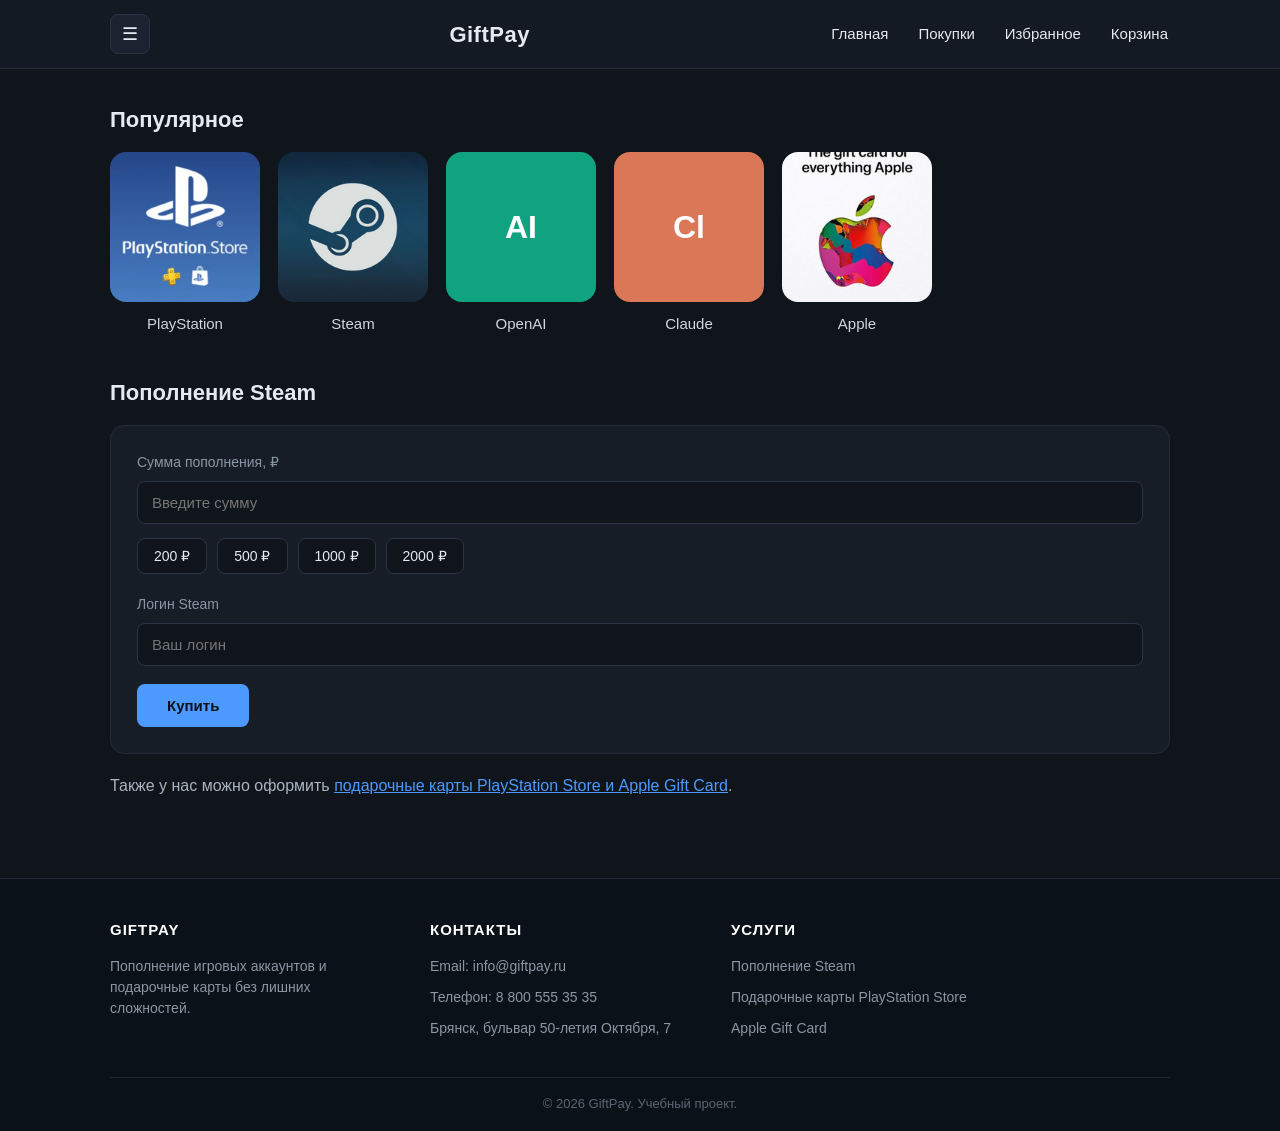
<file: index.html>
<!DOCTYPE html>
<html lang="ru">
<head>
	<meta charset="UTF-8">
	<title>GiftPay — пополнение игровых сервисов</title>
	<meta name="viewport" content="width=device-width, initial-scale=1.0">
	<link rel="stylesheet" href="styles.css">
	<link rel="icon" href="images/favicon.svg" type="image/svg+xml">
</head>
<body>

	<header class="site-header">
		<div class="header-inner">
			<div class="menu-wrap">
				<button class="menu-btn" id="menuBtn" title="Меню">&#9776;</button>
				<div class="dropdown-menu" id="dropdownMenu">
					<ul>
						<li><a href="services.html">Услуги</a></li>
						<li><a href="about.html">О нас</a></li>
						<li><a href="contacts.html">Контакты</a></li>
						<li><a href="profile.html">Профиль</a></li>
					</ul>
				</div>
			</div>
			<a href="index.html" class="logo">GiftPay</a>
			<nav class="top-nav">
				<ul>
					<li><a href="index.html">Главная</a></li>
					<li><a href="purchases.html">Покупки</a></li>
					<li><a href="favorites.html">Избранное</a></li>
					<li><a href="cart.html">Корзина</a></li>
				</ul>
			</nav>
		</div>
	</header>

	<main class="container">

		<section class="popular">
			<h2>Популярное</h2>
			<div class="popular-list">
				<a class="popular-card" href="services.html#ps">
					<div class="brand-photo">
						<img src="images/popular-ps.png" alt="Обложка PlayStation Store">
					</div>
					<span>PlayStation</span>
				</a>
				<a class="popular-card" href="services.html#steam">
					<div class="brand-photo">
						<img src="images/popular-steam.png" alt="Обложка Steam">
					</div>
					<span>Steam</span>
				</a>
				<div class="popular-card">
					<div class="brand-icon icon-openai">AI</div>
					<span>OpenAI</span>
				</div>
				<div class="popular-card">
					<div class="brand-icon icon-claude">Cl</div>
					<span>Claude</span>
				</div>
				<a class="popular-card" href="services.html#apple">
					<div class="brand-photo">
						<img src="images/popular-apple.png" alt="Обложка Apple Gift Card">
					</div>
					<span>Apple</span>
				</a>
			</div>
		</section>

		<section class="shop">
			<h2>Пополнение Steam</h2>

			<div class="service-panel active" id="panel-steam">
				<p class="field-label">Сумма пополнения, ₽</p>
				<input class="amount-input" type="text" placeholder="Введите сумму">
				<div class="amount-presets">
					<button>200 ₽</button>
					<button>500 ₽</button>
					<button>1000 ₽</button>
					<button>2000 ₽</button>
				</div>
				<p class="field-label">Логин Steam</p>
				<input class="login-input" type="text" placeholder="Ваш логин">
				<button class="buy-btn">Купить</button>
			</div>

			<p class="note-text">
				Также у нас можно оформить <a href="services.html" class="text-link">подарочные карты PlayStation Store и Apple Gift Card</a>.
			</p>
		</section>

	</main>

	<footer class="site-footer">
		<div class="container">
			<div class="footer-cols">
				<div class="footer-col">
					<h3>GiftPay</h3>
					<p>Пополнение игровых аккаунтов и подарочные карты без лишних сложностей.</p>
				</div>
				<div class="footer-col">
					<h3>Контакты</h3>
					<ul>
						<li>Email: info@giftpay.ru</li>
						<li>Телефон: 8 800 555 35 35</li>
						<li>Брянск, бульвар 50-летия Октября, 7</li>
					</ul>
				</div>
				<div class="footer-col">
					<h3>Услуги</h3>
					<ul>
						<li>Пополнение Steam</li>
						<li>Подарочные карты PlayStation Store</li>
						<li>Apple Gift Card</li>
					</ul>
				</div>
			</div>
			<div class="footer-bottom">
				&copy; 2026 GiftPay. Учебный проект.
			</div>
		</div>
	</footer>

	<script src="js/script.js"></script>
</body>
</html>
</file>
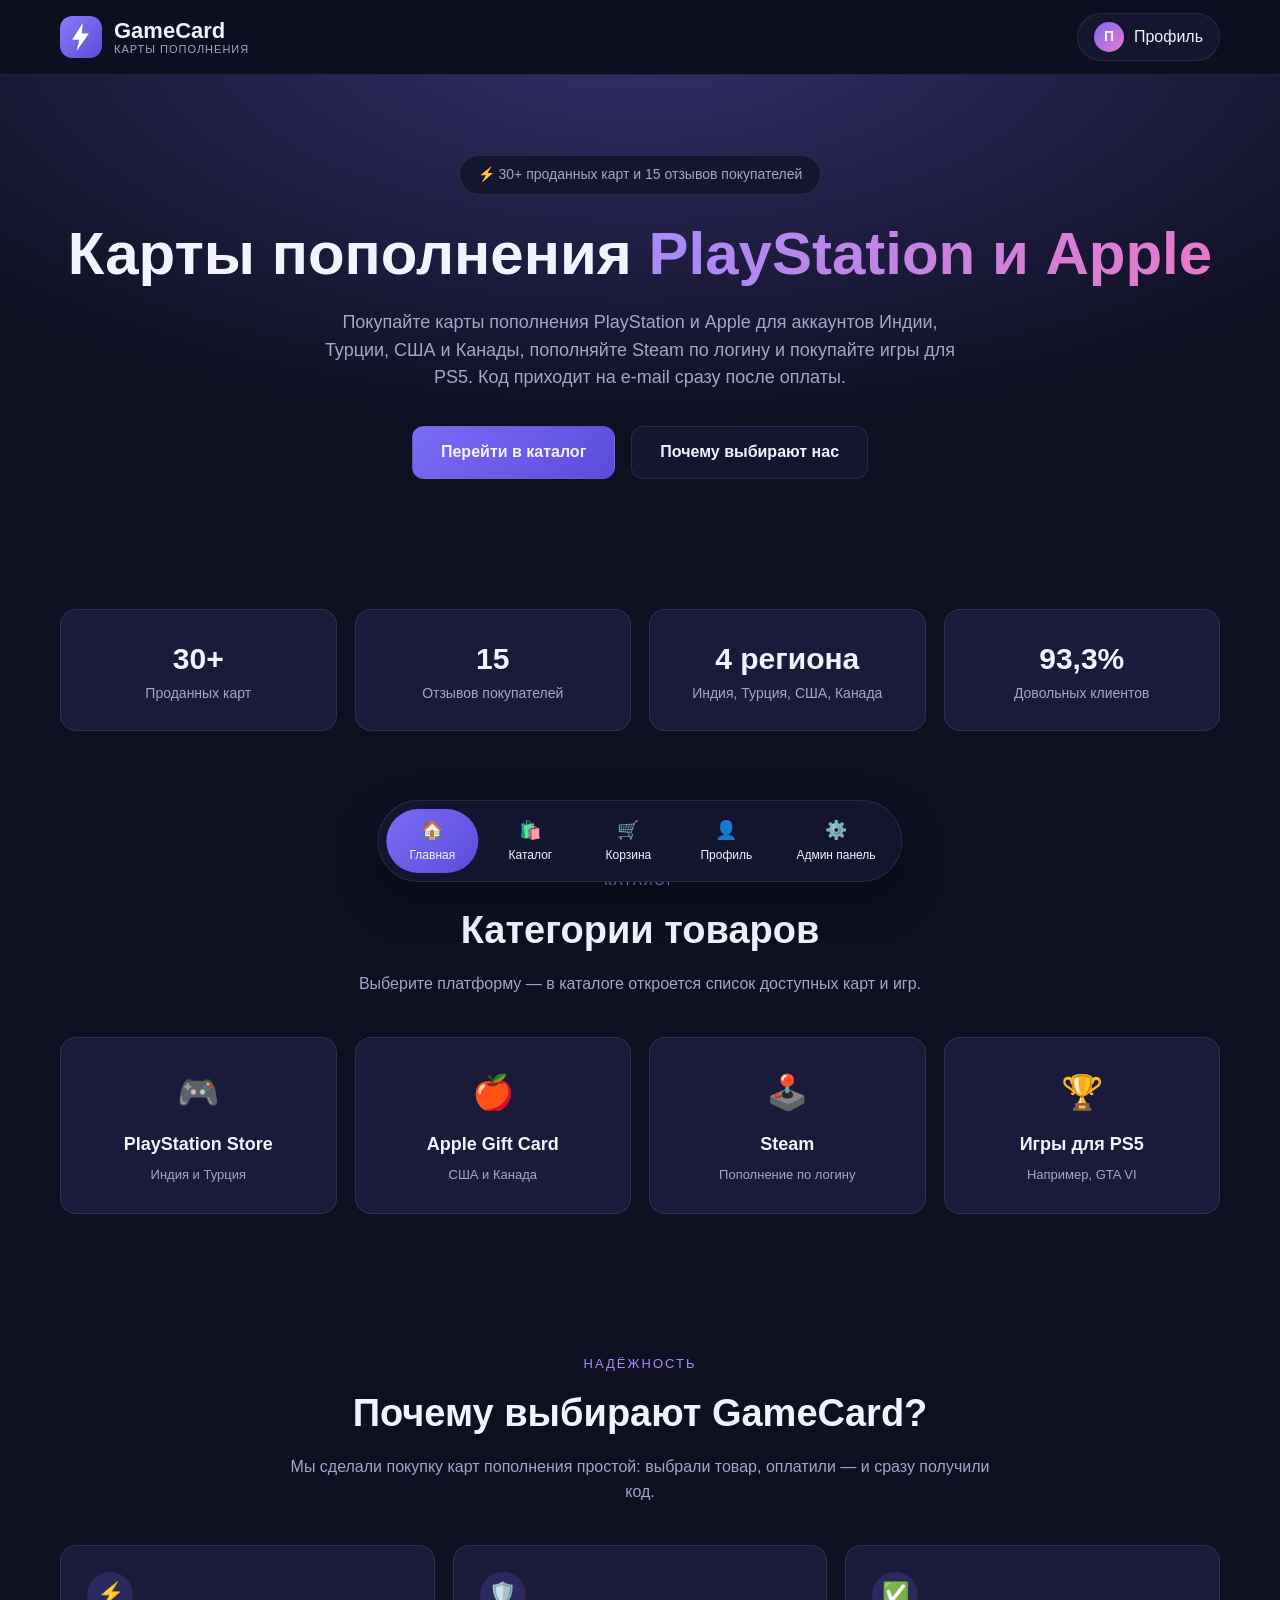
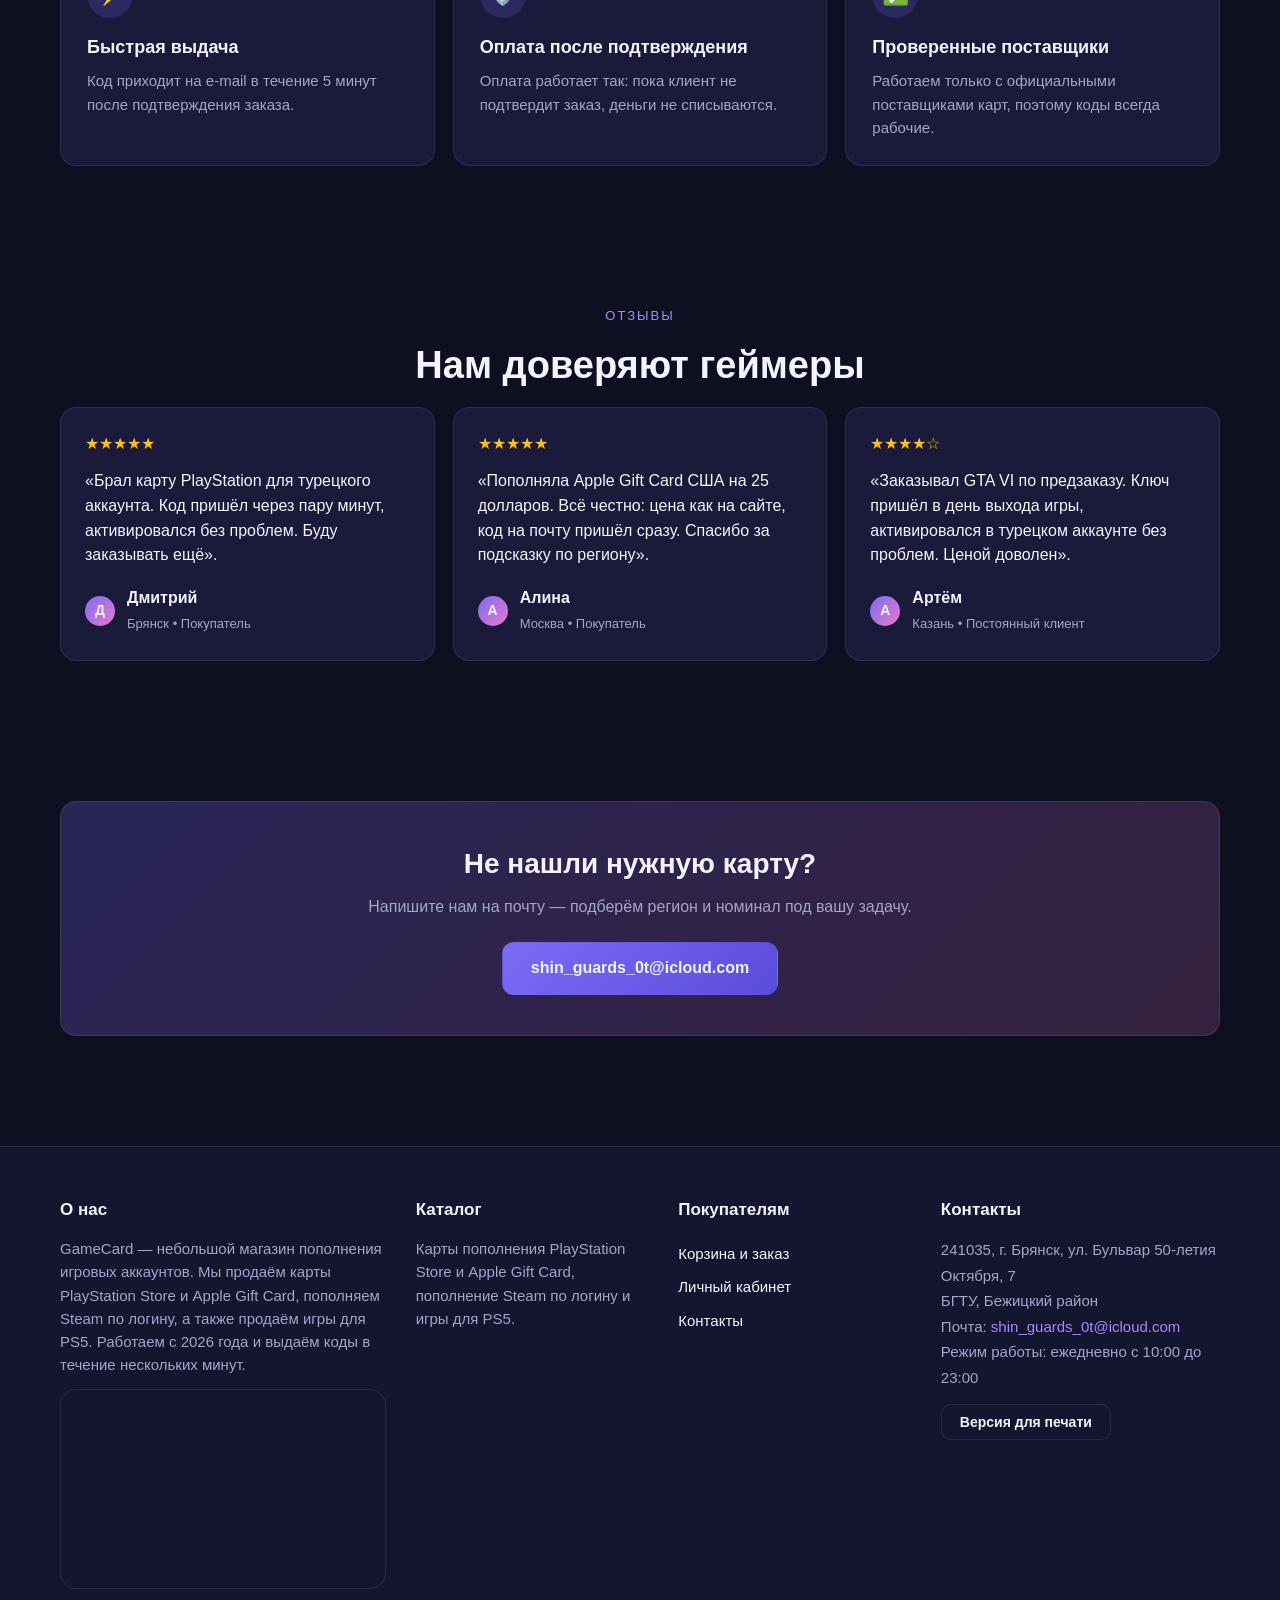
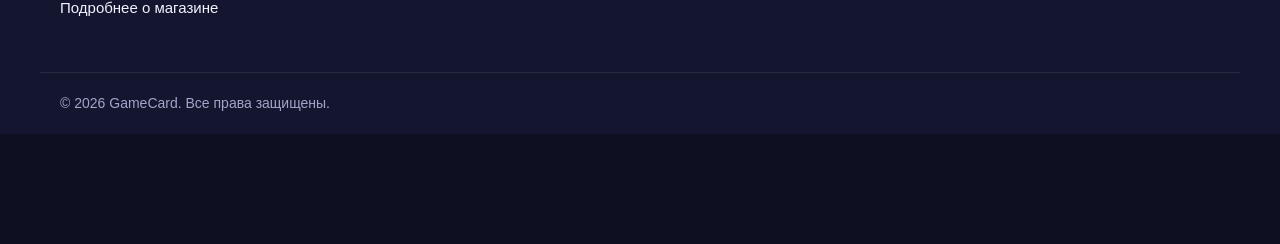
<file: web 2/index.html>
<!DOCTYPE html>
<html lang="ru">
<head>
	<meta charset="UTF-8">
	<meta name="viewport" content="width=device-width, initial-scale=1">
	<title>GameCard — карты пополнения PlayStation и Apple, пополнение Steam</title>
	<meta name="description" content="GameCard — магазин пополнения игровых аккаунтов: карты PlayStation Store и Apple Gift Card, пополнение Steam по логину, игры для PS5.">
	<link rel="icon" href="images/logo.svg" type="image/svg+xml">
	<link rel="stylesheet" href="styles.css" id="mainStyles">
	<link rel="stylesheet" href="print.css" id="printStyles" media="not all">
</head>
<body>

<header class="site-header">
	<div class="container header-inner">
		<a class="logo" href="index.html">
			<img class="logo__image" src="images/logo.svg" alt="Логотип магазина GameCard">
			<span class="logo__text">GameCard<span class="logo__note">карты пополнения</span></span>
		</a>
		<a class="profile-link" href="profile.html">
			<span class="avatar">П</span>
			<span>Профиль</span>
		</a>
	</div>
</header>

<main>

	<section class="hero">
		<div class="container">
			<p class="hero__badge">⚡ 30+ проданных карт и 15 отзывов покупателей</p>
			<h1 class="hero__title">Карты пополнения <span>PlayStation и Apple</span></h1>
			<p class="hero__text">
				Покупайте карты пополнения PlayStation и Apple для аккаунтов Индии, Турции, США и Канады,
				пополняйте Steam по логину и покупайте игры для PS5. Код приходит на e-mail сразу после оплаты.
			</p>
			<div class="hero__buttons">
				<a class="button" href="catalog.html">Перейти в каталог</a>
				<a class="button button_ghost" href="#features">Почему выбирают нас</a>
			</div>
		</div>
	</section>

	<section class="section">
		<div class="container">
			<div class="stats">
				<div class="stat">
					<p class="stat__value">30+</p>
					<p class="stat__title">Проданных карт</p>
				</div>
				<div class="stat">
					<p class="stat__value">15</p>
					<p class="stat__title">Отзывов покупателей</p>
				</div>
				<div class="stat">
					<p class="stat__value">4 региона</p>
					<p class="stat__title">Индия, Турция, США, Канада</p>
				</div>
				<div class="stat">
					<p class="stat__value">93,3%</p>
					<p class="stat__title">Довольных клиентов</p>
				</div>
			</div>
		</div>
	</section>

	<section class="section">
		<div class="container">
			<p class="section__label">Каталог</p>
			<h2 class="section__title">Категории товаров</h2>
			<p class="section__subtitle">Выберите платформу — в каталоге откроется список доступных карт и игр.</p>

			<div class="categories">
				<a class="category" href="catalog.html?platform=playstation">
					<span class="category__icon">🎮</span>
					<span class="category__title">PlayStation Store</span>
					<span class="category__note">Индия и Турция</span>
				</a>
				<a class="category" href="catalog.html?platform=apple">
					<span class="category__icon">🍎</span>
					<span class="category__title">Apple Gift Card</span>
					<span class="category__note">США и Канада</span>
				</a>
				<a class="category" href="catalog.html?platform=steam">
					<span class="category__icon">🕹️</span>
					<span class="category__title">Steam</span>
					<span class="category__note">Пополнение по логину</span>
				</a>
				<a class="category" href="catalog.html?platform=games">
					<span class="category__icon">🏆</span>
					<span class="category__title">Игры для PS5</span>
					<span class="category__note">Например, GTA VI</span>
				</a>
			</div>
		</div>
	</section>

	<section class="section" id="features">
		<div class="container">
			<p class="section__label">Надёжность</p>
			<h2 class="section__title">Почему выбирают GameCard?</h2>
			<p class="section__subtitle">
				Мы сделали покупку карт пополнения простой: выбрали товар, оплатили — и сразу получили код.
			</p>

			<div class="features">
				<article class="feature">
					<p class="feature__icon">⚡</p>
					<h3 class="feature__title">Быстрая выдача</h3>
					<p class="feature__text">Код приходит на e-mail в течение 5 минут после подтверждения заказа.</p>
				</article>
				<article class="feature">
					<p class="feature__icon">🛡️</p>
					<h3 class="feature__title">Оплата после подтверждения</h3>
					<p class="feature__text">Оплата работает так: пока клиент не подтвердит заказ, деньги не списываются.</p>
				</article>
				<article class="feature">
					<p class="feature__icon">✅</p>
					<h3 class="feature__title">Проверенные поставщики</h3>
					<p class="feature__text">Работаем только с официальными поставщиками карт, поэтому коды всегда рабочие.</p>
				</article>
			</div>
		</div>
	</section>

	<section class="section">
		<div class="container">
			<p class="section__label">Отзывы</p>
			<h2 class="section__title">Нам доверяют геймеры</h2>

			<div class="reviews">
				<article class="review">
					<p class="review__stars">★★★★★</p>
					<p class="review__text">
						«Брал карту PlayStation для турецкого аккаунта. Код пришёл через пару минут,
						активировался без проблем. Буду заказывать ещё».
					</p>
					<div class="review__author">
						<span class="avatar">Д</span>
						<p><span class="review__name">Дмитрий</span><br><span class="review__note">Брянск • Покупатель</span></p>
					</div>
				</article>
				<article class="review">
					<p class="review__stars">★★★★★</p>
					<p class="review__text">
						«Пополняла Apple Gift Card США на 25 долларов. Всё честно: цена как на сайте,
						код на почту пришёл сразу. Спасибо за подсказку по региону».
					</p>
					<div class="review__author">
						<span class="avatar">А</span>
						<p><span class="review__name">Алина</span><br><span class="review__note">Москва • Покупатель</span></p>
					</div>
				</article>
				<article class="review">
					<p class="review__stars">★★★★☆</p>
					<p class="review__text">
						«Заказывал GTA VI по предзаказу. Ключ пришёл в день выхода игры,
						активировался в турецком аккаунте без проблем. Ценой доволен».
					</p>
					<div class="review__author">
						<span class="avatar">А</span>
						<p><span class="review__name">Артём</span><br><span class="review__note">Казань • Постоянный клиент</span></p>
					</div>
				</article>
			</div>
		</div>
	</section>

	<section class="section">
		<div class="container">
			<div class="cta">
				<h2 class="cta__title">Не нашли нужную карту?</h2>
				<p class="cta__text">Напишите нам на почту — подберём регион и номинал под вашу задачу.</p>
				<a class="button" href="mailto:shin_guards_0t@icloud.com">shin_guards_0t@icloud.com</a>
			</div>
		</div>
	</section>

</main>

<footer class="site-footer">
	<div class="container footer-grid">
		<div class="footer-col">
			<h2 class="footer-col__title">О нас</h2>
			<p>
				GameCard — небольшой магазин пополнения игровых аккаунтов.
				Мы продаём карты PlayStation Store и Apple Gift Card, пополняем Steam по логину,
				а также продаём игры для PS5. Работаем с 2026 года и выдаём коды в течение нескольких минут.
			</p>
			<iframe class="map map_small" src="https://yandex.ru/map-widget/v1/?text=%D0%91%D1%80%D1%8F%D0%BD%D1%81%D0%BA%2C%20%D0%B1%D1%83%D0%BB%D1%8C%D0%B2%D0%B0%D1%80%2050-%D0%BB%D0%B5%D1%82%D0%B8%D1%8F%20%D0%9E%D0%BA%D1%82%D1%8F%D0%B1%D1%80%D1%8F%2C%207&amp;z=16" title="Карта: Брянск, бульвар 50-летия Октября, 7" loading="lazy"></iframe>
			<p><a href="about.html">Подробнее о магазине</a></p>
		</div>
		<div class="footer-col">
			<h2 class="footer-col__title"><a href="catalog.html">Каталог</a></h2>
			<p>Карты пополнения PlayStation Store и Apple Gift Card, пополнение Steam по логину и игры для PS5.</p>
		</div>
		<div class="footer-col">
			<h2 class="footer-col__title">Покупателям</h2>
			<ul>
				<li><a href="cart.html">Корзина и заказ</a></li>
				<li><a href="profile.html">Личный кабинет</a></li>
				<li><a href="about.html#contacts">Контакты</a></li>
			</ul>
		</div>
		<div class="footer-col footer-contacts">
			<h2 class="footer-col__title">Контакты</h2>
			<address>
				241035, г. Брянск, ул. Бульвар 50-летия Октября, 7<br>
				БГТУ, Бежицкий район<br>
				Почта: <a href="mailto:shin_guards_0t@icloud.com">shin_guards_0t@icloud.com</a><br>
				Режим работы: ежедневно с 10:00 до 23:00
			</address>
			<button class="button button_ghost button_small" type="button" data-print-toggle>Версия для печати</button>
		</div>
	</div>
	<div class="container footer-bottom">
		<p>© <span id="currentYear">2025</span> GameCard. Все права защищены.</p>
	</div>
</footer>

<nav class="tabbar">
	<ul class="tabbar__list">
		<li><a class="tab tab_active" href="index.html"><span class="tab__icon">🏠</span>Главная</a></li>
		<li><a class="tab" href="catalog.html"><span class="tab__icon">🛍️</span>Каталог</a></li>
		<li><a class="tab" href="cart.html"><span class="tab__icon">🛒</span>Корзина</a></li>
		<li><a class="tab" href="profile.html"><span class="tab__icon">👤</span>Профиль</a></li>
		<li><a class="tab" href="admin.html"><span class="tab__icon">⚙️</span>Админ панель</a></li>
	</ul>
</nav>

<script src="js/data.js"></script>
<script src="js/cart.js"></script>
<script src="js/main.js"></script>
</body>
</html>
</file>
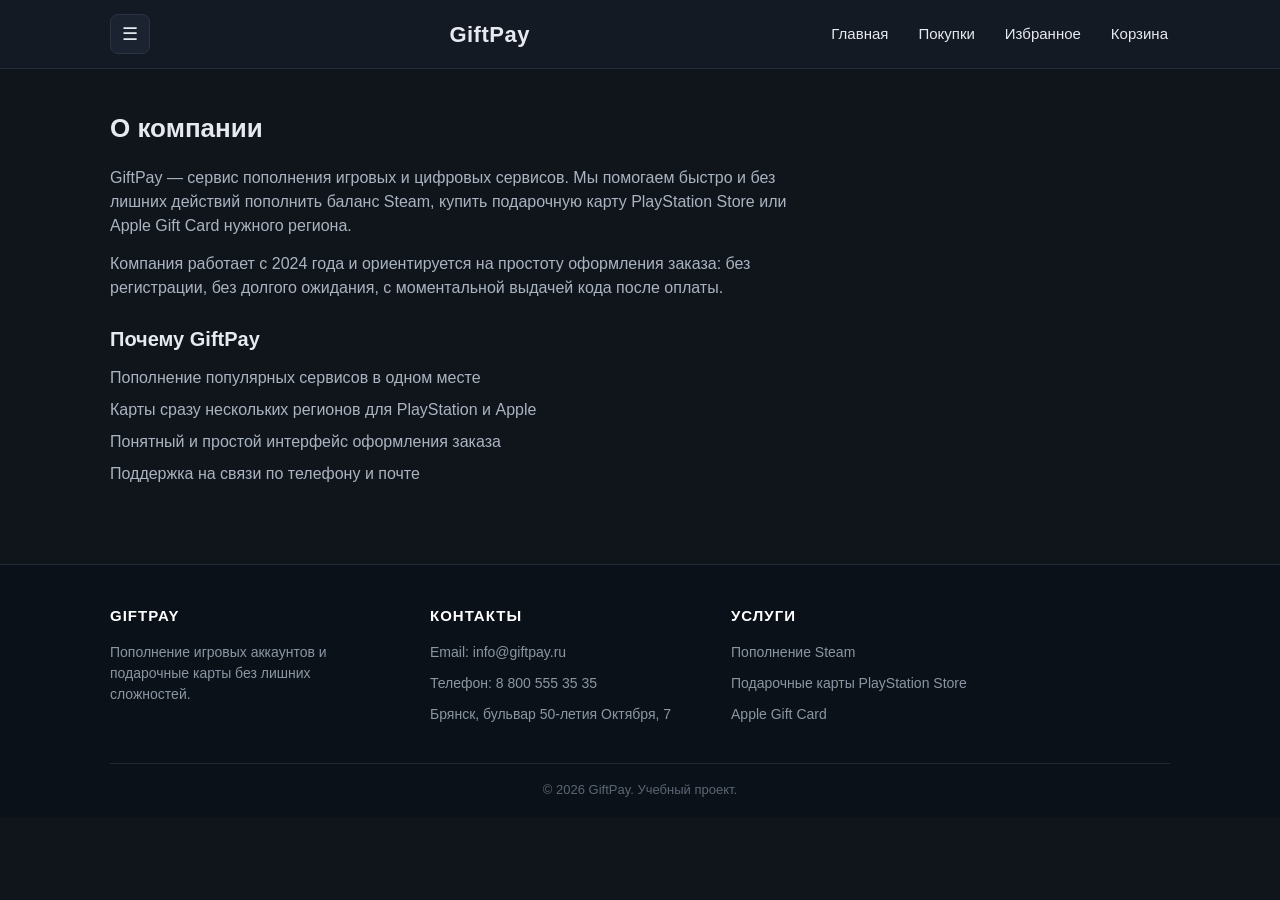
<file: about.html>
<!DOCTYPE html>
<html lang="ru">
<head>
	<meta charset="UTF-8">
	<title>О нас — GiftPay</title>
	<meta name="viewport" content="width=device-width, initial-scale=1.0">
	<link rel="stylesheet" href="styles.css">
	<link rel="icon" href="images/favicon.svg" type="image/svg+xml">
</head>
<body>

	<header class="site-header">
		<div class="header-inner">
			<div class="menu-wrap">
				<button class="menu-btn" id="menuBtn" title="Меню">&#9776;</button>
				<div class="dropdown-menu" id="dropdownMenu">
					<ul>
						<li><a href="services.html">Услуги</a></li>
						<li><a href="about.html">О нас</a></li>
						<li><a href="contacts.html">Контакты</a></li>
						<li><a href="profile.html">Профиль</a></li>
					</ul>
				</div>
			</div>
			<a href="index.html" class="logo">GiftPay</a>
			<nav class="top-nav">
				<ul>
					<li><a href="index.html">Главная</a></li>
					<li><a href="purchases.html">Покупки</a></li>
					<li><a href="favorites.html">Избранное</a></li>
					<li><a href="cart.html">Корзина</a></li>
				</ul>
			</nav>
		</div>
	</header>

	<main class="container">
		<section class="page-section">
			<h1>О компании</h1>
			<p>
				GiftPay — сервис пополнения игровых и цифровых сервисов. Мы помогаем
				быстро и без лишних действий пополнить баланс Steam, купить подарочную
				карту PlayStation Store или Apple Gift Card нужного региона.
			</p>
			<p>
				Компания работает с 2024 года и ориентируется на простоту оформления
				заказа: без регистрации, без долгого ожидания, с моментальной выдачей
				кода после оплаты.
			</p>

			<h2>Почему GiftPay</h2>
			<ul class="info-list">
				<li>Пополнение популярных сервисов в одном месте</li>
				<li>Карты сразу нескольких регионов для PlayStation и Apple</li>
				<li>Понятный и простой интерфейс оформления заказа</li>
				<li>Поддержка на связи по телефону и почте</li>
			</ul>
		</section>
	</main>

	<footer class="site-footer">
		<div class="container">
			<div class="footer-cols">
				<div class="footer-col">
					<h3>GiftPay</h3>
					<p>Пополнение игровых аккаунтов и подарочные карты без лишних сложностей.</p>
				</div>
				<div class="footer-col">
					<h3>Контакты</h3>
					<ul>
						<li>Email: info@giftpay.ru</li>
						<li>Телефон: 8 800 555 35 35</li>
						<li>Брянск, бульвар 50-летия Октября, 7</li>
					</ul>
				</div>
				<div class="footer-col">
					<h3>Услуги</h3>
					<ul>
						<li>Пополнение Steam</li>
						<li>Подарочные карты PlayStation Store</li>
						<li>Apple Gift Card</li>
					</ul>
				</div>
			</div>
			<div class="footer-bottom">
				&copy; 2026 GiftPay. Учебный проект.
			</div>
		</div>
	</footer>

	<script src="js/script.js"></script>
</body>
</html>
</file>
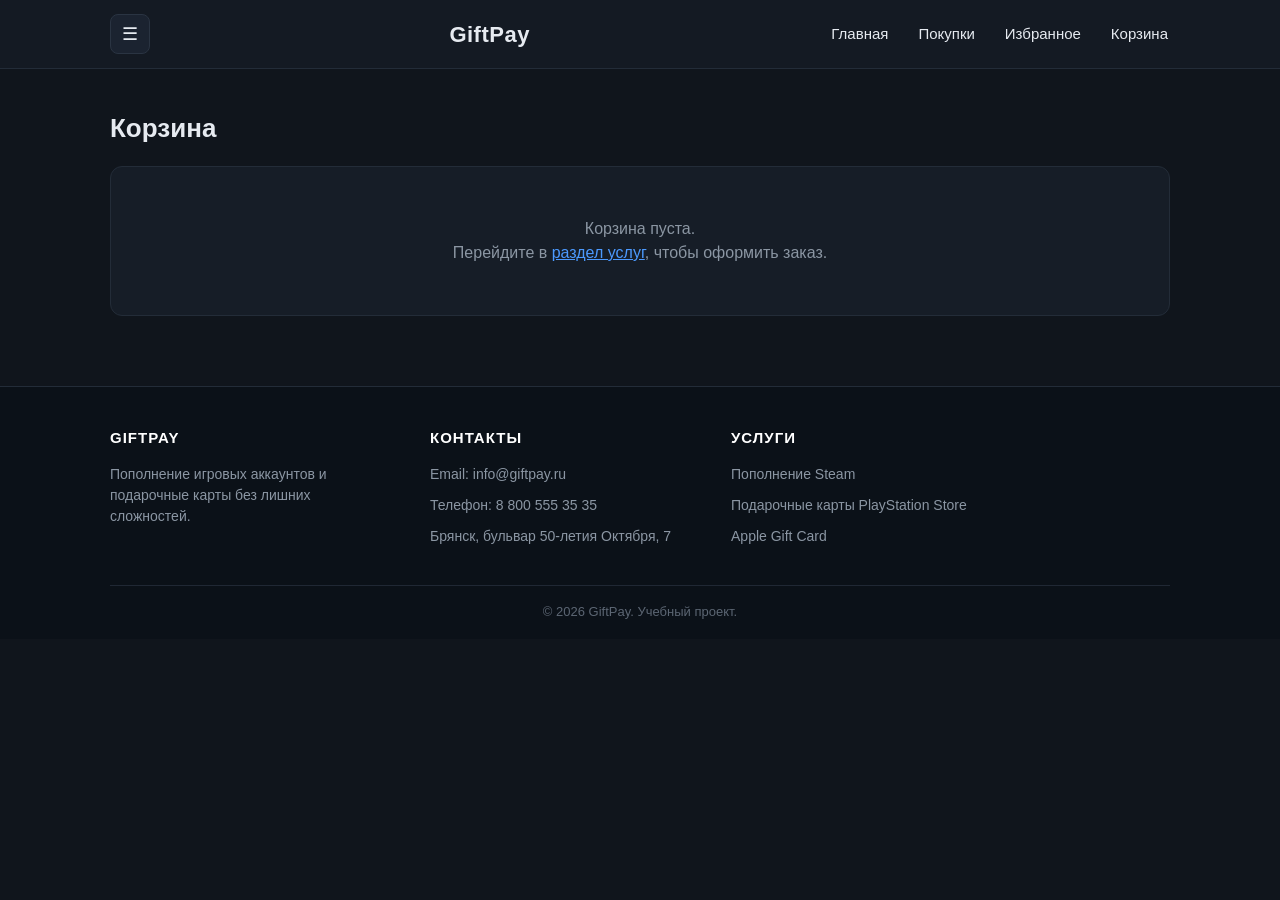
<file: cart.html>
<!DOCTYPE html>
<html lang="ru">
<head>
	<meta charset="UTF-8">
	<title>Корзина — GiftPay</title>
	<meta name="viewport" content="width=device-width, initial-scale=1.0">
	<link rel="stylesheet" href="styles.css">
	<link rel="icon" href="images/favicon.svg" type="image/svg+xml">
</head>
<body>

	<header class="site-header">
		<div class="header-inner">
			<div class="menu-wrap">
				<button class="menu-btn" id="menuBtn" title="Меню">&#9776;</button>
				<div class="dropdown-menu" id="dropdownMenu">
					<ul>
						<li><a href="services.html">Услуги</a></li>
						<li><a href="about.html">О нас</a></li>
						<li><a href="contacts.html">Контакты</a></li>
						<li><a href="profile.html">Профиль</a></li>
					</ul>
				</div>
			</div>
			<a href="index.html" class="logo">GiftPay</a>
			<nav class="top-nav">
				<ul>
					<li><a href="index.html">Главная</a></li>
					<li><a href="purchases.html">Покупки</a></li>
					<li><a href="favorites.html">Избранное</a></li>
					<li><a href="cart.html">Корзина</a></li>
				</ul>
			</nav>
		</div>
	</header>

	<main class="container">
		<section class="page-section">
			<h1>Корзина</h1>
			<div class="empty-block">
				Корзина пуста.<br>
				Перейдите в <a href="services.html" class="text-link">раздел услуг</a>, чтобы оформить заказ.
			</div>
		</section>
	</main>

	<footer class="site-footer">
		<div class="container">
			<div class="footer-cols">
				<div class="footer-col">
					<h3>GiftPay</h3>
					<p>Пополнение игровых аккаунтов и подарочные карты без лишних сложностей.</p>
				</div>
				<div class="footer-col">
					<h3>Контакты</h3>
					<ul>
						<li>Email: info@giftpay.ru</li>
						<li>Телефон: 8 800 555 35 35</li>
						<li>Брянск, бульвар 50-летия Октября, 7</li>
					</ul>
				</div>
				<div class="footer-col">
					<h3>Услуги</h3>
					<ul>
						<li>Пополнение Steam</li>
						<li>Подарочные карты PlayStation Store</li>
						<li>Apple Gift Card</li>
					</ul>
				</div>
			</div>
			<div class="footer-bottom">
				&copy; 2026 GiftPay. Учебный проект.
			</div>
		</div>
	</footer>

	<script src="js/script.js"></script>
</body>
</html>
</file>
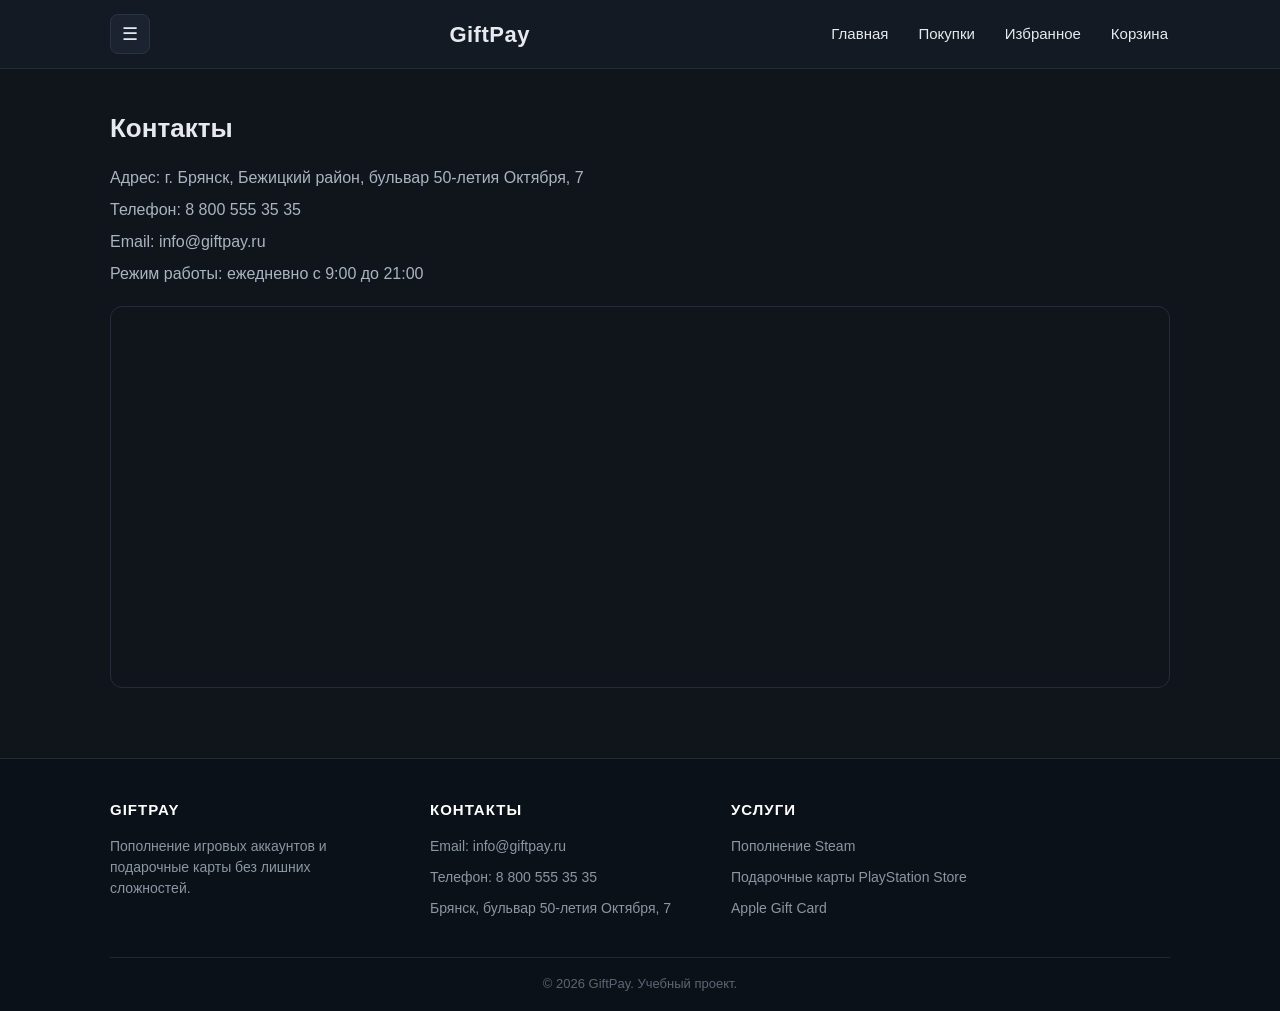
<file: contacts.html>
<!DOCTYPE html>
<html lang="ru">
<head>
	<meta charset="UTF-8">
	<title>Контакты — GiftPay</title>
	<meta name="viewport" content="width=device-width, initial-scale=1.0">
	<link rel="stylesheet" href="styles.css">
	<link rel="icon" href="images/favicon.svg" type="image/svg+xml">
</head>
<body>

	<header class="site-header">
		<div class="header-inner">
			<div class="menu-wrap">
				<button class="menu-btn" id="menuBtn" title="Меню">&#9776;</button>
				<div class="dropdown-menu" id="dropdownMenu">
					<ul>
						<li><a href="services.html">Услуги</a></li>
						<li><a href="about.html">О нас</a></li>
						<li><a href="contacts.html">Контакты</a></li>
						<li><a href="profile.html">Профиль</a></li>
					</ul>
				</div>
			</div>
			<a href="index.html" class="logo">GiftPay</a>
			<nav class="top-nav">
				<ul>
					<li><a href="index.html">Главная</a></li>
					<li><a href="purchases.html">Покупки</a></li>
					<li><a href="favorites.html">Избранное</a></li>
					<li><a href="cart.html">Корзина</a></li>
				</ul>
			</nav>
		</div>
	</header>

	<main class="container">
		<section class="page-section">
			<h1>Контакты</h1>
			<ul class="info-list">
				<li>Адрес: г. Брянск, Бежицкий район, бульвар 50-летия Октября, 7</li>
				<li>Телефон: 8 800 555 35 35</li>
				<li>Email: info@giftpay.ru</li>
				<li>Режим работы: ежедневно с 9:00 до 21:00</li>
			</ul>

			<div class="map-wrap">
				<iframe
					src="https://www.openstreetmap.org/export/embed.html?bbox=34.2988%2C53.3014%2C34.3088%2C53.3074&amp;layer=mapnik&amp;marker=53.304442%2C34.303849"
					loading="lazy">
				</iframe>
			</div>
		</section>
	</main>

	<footer class="site-footer">
		<div class="container">
			<div class="footer-cols">
				<div class="footer-col">
					<h3>GiftPay</h3>
					<p>Пополнение игровых аккаунтов и подарочные карты без лишних сложностей.</p>
				</div>
				<div class="footer-col">
					<h3>Контакты</h3>
					<ul>
						<li>Email: info@giftpay.ru</li>
						<li>Телефон: 8 800 555 35 35</li>
						<li>Брянск, бульвар 50-летия Октября, 7</li>
					</ul>
				</div>
				<div class="footer-col">
					<h3>Услуги</h3>
					<ul>
						<li>Пополнение Steam</li>
						<li>Подарочные карты PlayStation Store</li>
						<li>Apple Gift Card</li>
					</ul>
				</div>
			</div>
			<div class="footer-bottom">
				&copy; 2026 GiftPay. Учебный проект.
			</div>
		</div>
	</footer>

	<script src="js/script.js"></script>
</body>
</html>
</file>
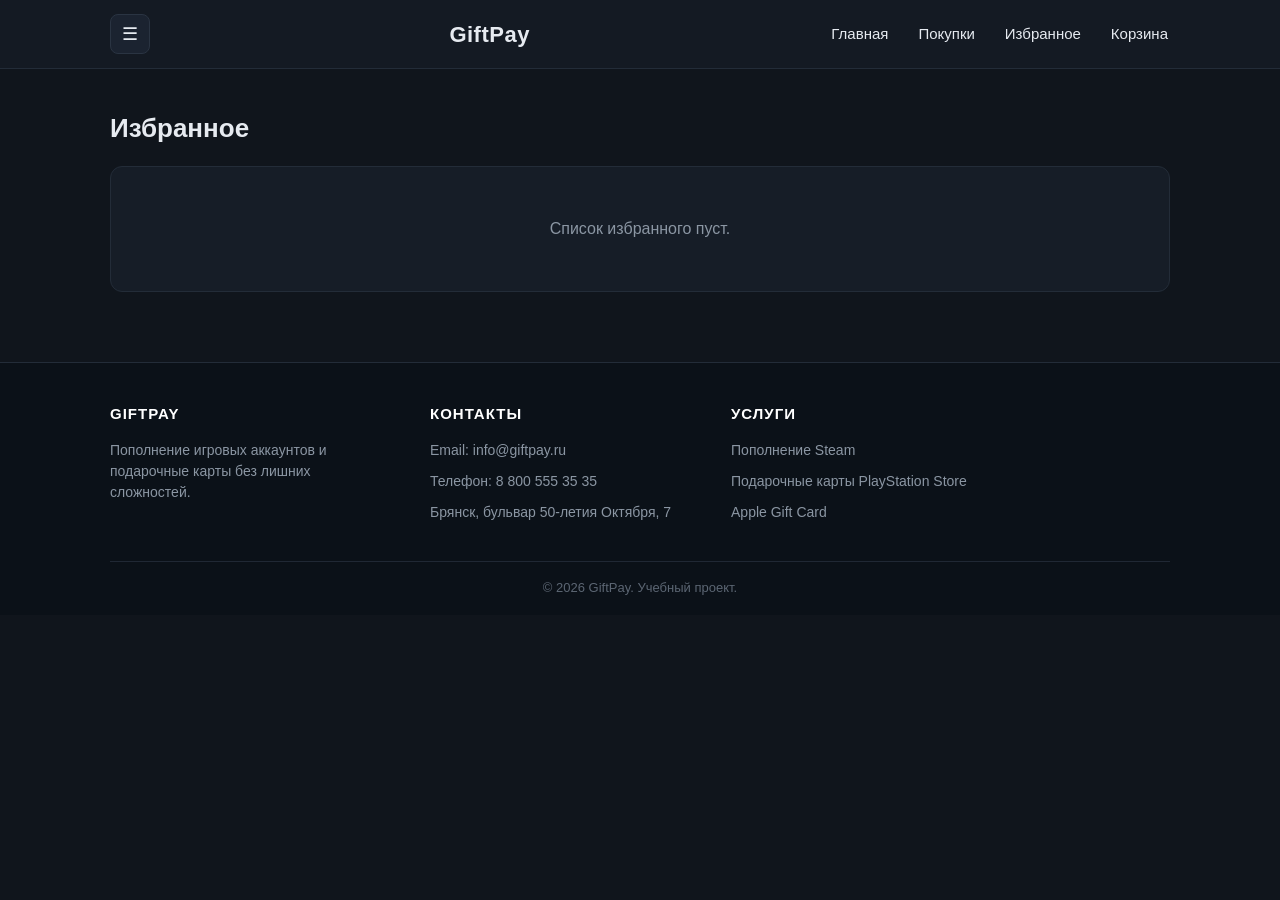
<file: favorites.html>
<!DOCTYPE html>
<html lang="ru">
<head>
	<meta charset="UTF-8">
	<title>Избранное — GiftPay</title>
	<meta name="viewport" content="width=device-width, initial-scale=1.0">
	<link rel="stylesheet" href="styles.css">
	<link rel="icon" href="images/favicon.svg" type="image/svg+xml">
</head>
<body>

	<header class="site-header">
		<div class="header-inner">
			<div class="menu-wrap">
				<button class="menu-btn" id="menuBtn" title="Меню">&#9776;</button>
				<div class="dropdown-menu" id="dropdownMenu">
					<ul>
						<li><a href="services.html">Услуги</a></li>
						<li><a href="about.html">О нас</a></li>
						<li><a href="contacts.html">Контакты</a></li>
						<li><a href="profile.html">Профиль</a></li>
					</ul>
				</div>
			</div>
			<a href="index.html" class="logo">GiftPay</a>
			<nav class="top-nav">
				<ul>
					<li><a href="index.html">Главная</a></li>
					<li><a href="purchases.html">Покупки</a></li>
					<li><a href="favorites.html">Избранное</a></li>
					<li><a href="cart.html">Корзина</a></li>
				</ul>
			</nav>
		</div>
	</header>

	<main class="container">
		<section class="page-section">
			<h1>Избранное</h1>
			<div class="empty-block">
				Список избранного пуст.
			</div>
		</section>
	</main>

	<footer class="site-footer">
		<div class="container">
			<div class="footer-cols">
				<div class="footer-col">
					<h3>GiftPay</h3>
					<p>Пополнение игровых аккаунтов и подарочные карты без лишних сложностей.</p>
				</div>
				<div class="footer-col">
					<h3>Контакты</h3>
					<ul>
						<li>Email: info@giftpay.ru</li>
						<li>Телефон: 8 800 555 35 35</li>
						<li>Брянск, бульвар 50-летия Октября, 7</li>
					</ul>
				</div>
				<div class="footer-col">
					<h3>Услуги</h3>
					<ul>
						<li>Пополнение Steam</li>
						<li>Подарочные карты PlayStation Store</li>
						<li>Apple Gift Card</li>
					</ul>
				</div>
			</div>
			<div class="footer-bottom">
				&copy; 2026 GiftPay. Учебный проект.
			</div>
		</div>
	</footer>

	<script src="js/script.js"></script>
</body>
</html>
</file>
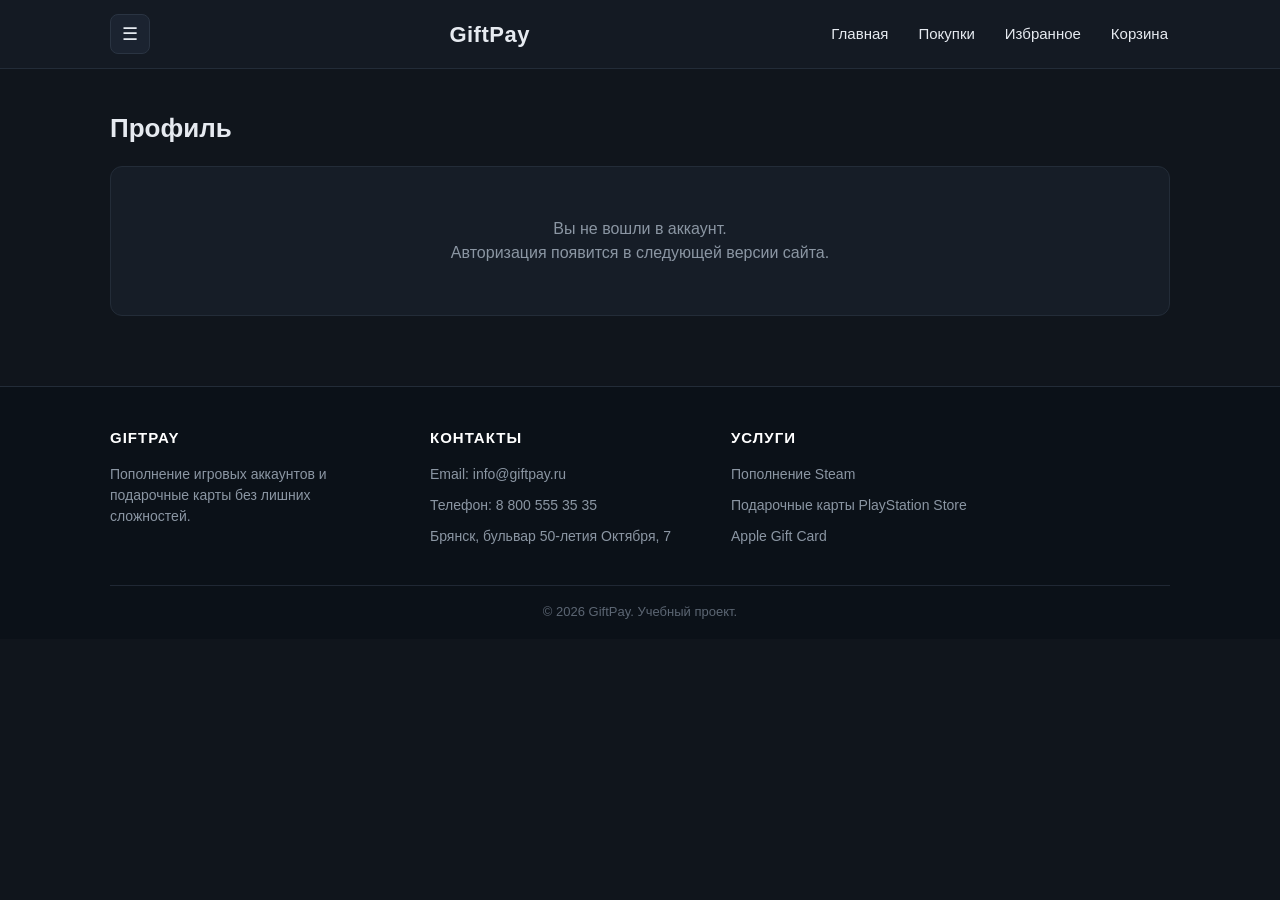
<file: profile.html>
<!DOCTYPE html>
<html lang="ru">
<head>
	<meta charset="UTF-8">
	<title>Профиль — GiftPay</title>
	<meta name="viewport" content="width=device-width, initial-scale=1.0">
	<link rel="stylesheet" href="styles.css">
	<link rel="icon" href="images/favicon.svg" type="image/svg+xml">
</head>
<body>

	<header class="site-header">
		<div class="header-inner">
			<div class="menu-wrap">
				<button class="menu-btn" id="menuBtn" title="Меню">&#9776;</button>
				<div class="dropdown-menu" id="dropdownMenu">
					<ul>
						<li><a href="services.html">Услуги</a></li>
						<li><a href="about.html">О нас</a></li>
						<li><a href="contacts.html">Контакты</a></li>
						<li><a href="profile.html">Профиль</a></li>
					</ul>
				</div>
			</div>
			<a href="index.html" class="logo">GiftPay</a>
			<nav class="top-nav">
				<ul>
					<li><a href="index.html">Главная</a></li>
					<li><a href="purchases.html">Покупки</a></li>
					<li><a href="favorites.html">Избранное</a></li>
					<li><a href="cart.html">Корзина</a></li>
				</ul>
			</nav>
		</div>
	</header>

	<main class="container">
		<section class="page-section">
			<h1>Профиль</h1>
			<div class="empty-block">
				Вы не вошли в аккаунт.<br>
				Авторизация появится в следующей версии сайта.
			</div>
		</section>
	</main>

	<footer class="site-footer">
		<div class="container">
			<div class="footer-cols">
				<div class="footer-col">
					<h3>GiftPay</h3>
					<p>Пополнение игровых аккаунтов и подарочные карты без лишних сложностей.</p>
				</div>
				<div class="footer-col">
					<h3>Контакты</h3>
					<ul>
						<li>Email: info@giftpay.ru</li>
						<li>Телефон: 8 800 555 35 35</li>
						<li>Брянск, бульвар 50-летия Октября, 7</li>
					</ul>
				</div>
				<div class="footer-col">
					<h3>Услуги</h3>
					<ul>
						<li>Пополнение Steam</li>
						<li>Подарочные карты PlayStation Store</li>
						<li>Apple Gift Card</li>
					</ul>
				</div>
			</div>
			<div class="footer-bottom">
				&copy; 2026 GiftPay. Учебный проект.
			</div>
		</div>
	</footer>

	<script src="js/script.js"></script>
</body>
</html>
</file>
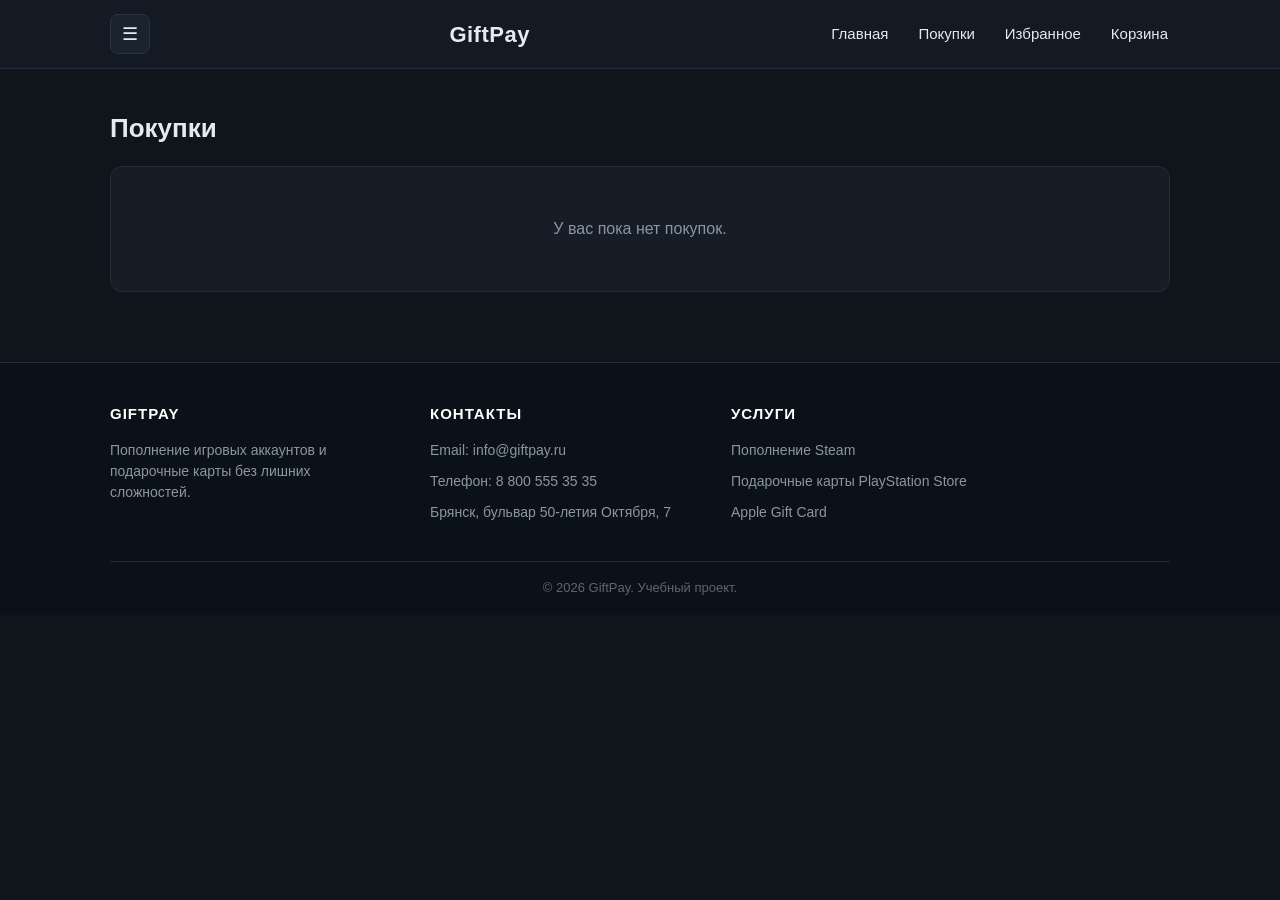
<file: purchases.html>
<!DOCTYPE html>
<html lang="ru">
<head>
	<meta charset="UTF-8">
	<title>Покупки — GiftPay</title>
	<meta name="viewport" content="width=device-width, initial-scale=1.0">
	<link rel="stylesheet" href="styles.css">
	<link rel="icon" href="images/favicon.svg" type="image/svg+xml">
</head>
<body>

	<header class="site-header">
		<div class="header-inner">
			<div class="menu-wrap">
				<button class="menu-btn" id="menuBtn" title="Меню">&#9776;</button>
				<div class="dropdown-menu" id="dropdownMenu">
					<ul>
						<li><a href="services.html">Услуги</a></li>
						<li><a href="about.html">О нас</a></li>
						<li><a href="contacts.html">Контакты</a></li>
						<li><a href="profile.html">Профиль</a></li>
					</ul>
				</div>
			</div>
			<a href="index.html" class="logo">GiftPay</a>
			<nav class="top-nav">
				<ul>
					<li><a href="index.html">Главная</a></li>
					<li><a href="purchases.html">Покупки</a></li>
					<li><a href="favorites.html">Избранное</a></li>
					<li><a href="cart.html">Корзина</a></li>
				</ul>
			</nav>
		</div>
	</header>

	<main class="container">
		<section class="page-section">
			<h1>Покупки</h1>
			<div class="empty-block">
				У вас пока нет покупок.
			</div>
		</section>
	</main>

	<footer class="site-footer">
		<div class="container">
			<div class="footer-cols">
				<div class="footer-col">
					<h3>GiftPay</h3>
					<p>Пополнение игровых аккаунтов и подарочные карты без лишних сложностей.</p>
				</div>
				<div class="footer-col">
					<h3>Контакты</h3>
					<ul>
						<li>Email: info@giftpay.ru</li>
						<li>Телефон: 8 800 555 35 35</li>
						<li>Брянск, бульвар 50-летия Октября, 7</li>
					</ul>
				</div>
				<div class="footer-col">
					<h3>Услуги</h3>
					<ul>
						<li>Пополнение Steam</li>
						<li>Подарочные карты PlayStation Store</li>
						<li>Apple Gift Card</li>
					</ul>
				</div>
			</div>
			<div class="footer-bottom">
				&copy; 2026 GiftPay. Учебный проект.
			</div>
		</div>
	</footer>

	<script src="js/script.js"></script>
</body>
</html>
</file>
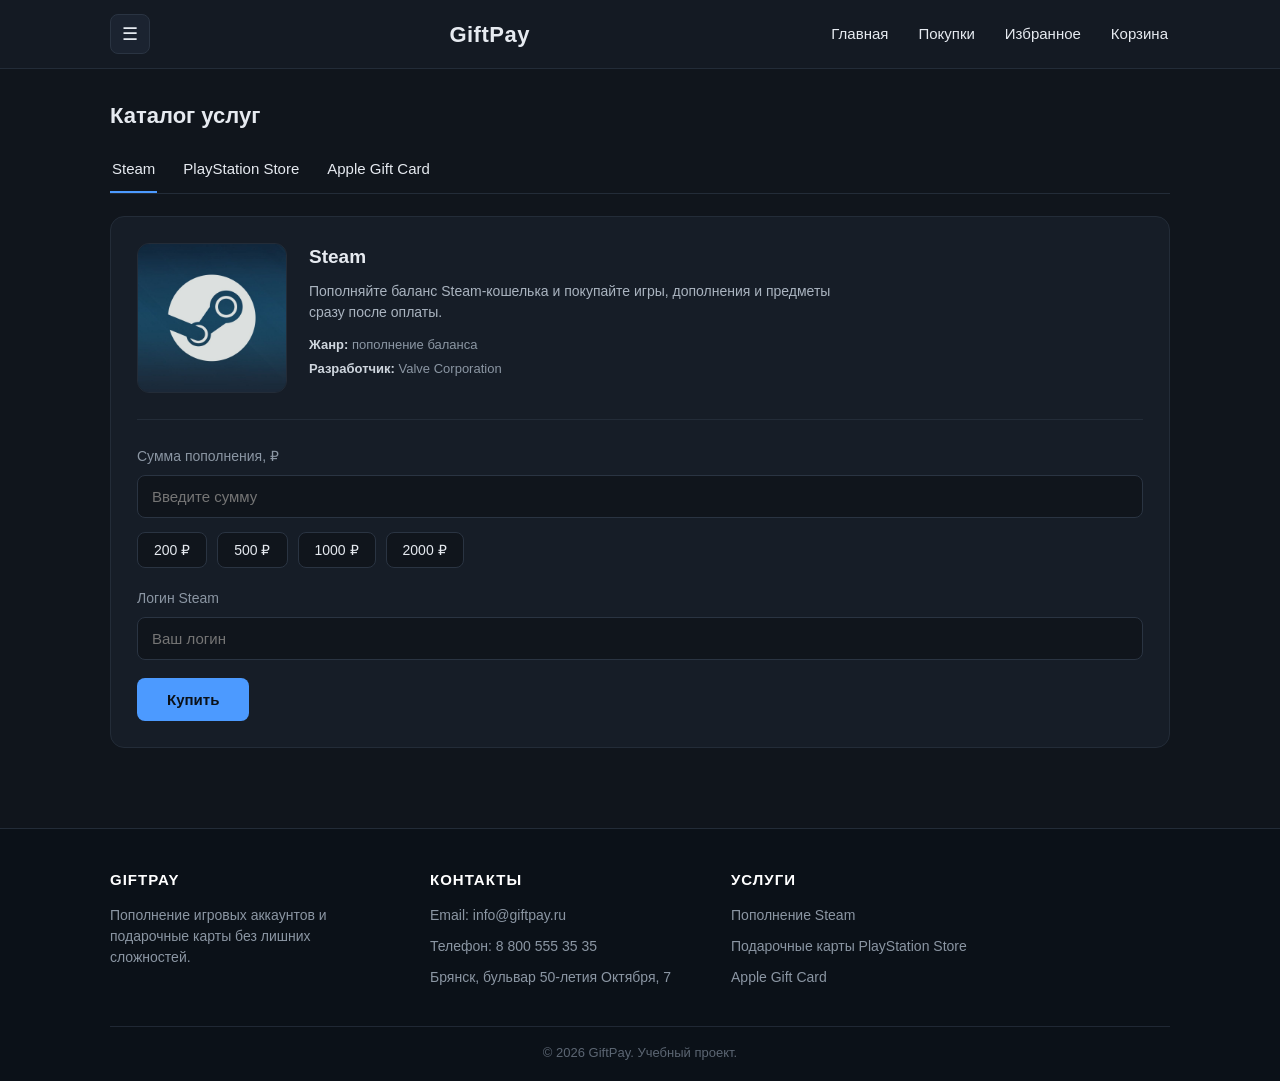
<file: services.html>
<!DOCTYPE html>
<html lang="ru">
<head>
	<meta charset="UTF-8">
	<title>Услуги — GiftPay</title>
	<meta name="viewport" content="width=device-width, initial-scale=1.0">
	<link rel="stylesheet" href="styles.css">
	<link rel="icon" href="images/favicon.svg" type="image/svg+xml">
</head>
<body>

	<header class="site-header">
		<div class="header-inner">
			<div class="menu-wrap">
				<button class="menu-btn" id="menuBtn" title="Меню">&#9776;</button>
				<div class="dropdown-menu" id="dropdownMenu">
					<ul>
						<li><a href="services.html">Услуги</a></li>
						<li><a href="about.html">О нас</a></li>
						<li><a href="contacts.html">Контакты</a></li>
						<li><a href="profile.html">Профиль</a></li>
					</ul>
				</div>
			</div>
			<a href="index.html" class="logo">GiftPay</a>
			<nav class="top-nav">
				<ul>
					<li><a href="index.html">Главная</a></li>
					<li><a href="purchases.html">Покупки</a></li>
					<li><a href="favorites.html">Избранное</a></li>
					<li><a href="cart.html">Корзина</a></li>
				</ul>
			</nav>
		</div>
	</header>

	<main class="container">

		<section class="shop">
			<h2>Каталог услуг</h2>

			<ul class="service-tabs">
				<li><a href="#steam" class="active" data-target="panel-steam" data-hash="steam">Steam</a></li>
				<li><a href="#ps" data-target="panel-ps" data-hash="ps">PlayStation Store</a></li>
				<li><a href="#apple" data-target="panel-apple" data-hash="apple">Apple Gift Card</a></li>
			</ul>

			<!-- Пополнение Steam -->
			<div class="service-panel active" id="panel-steam">
				<div class="product-card">
					<div class="product-cover">
						<img src="images/steam-cover.png" alt="Логотип Steam">
					</div>
					<div class="product-info">
						<h3>Steam</h3>
						<p>Пополняйте баланс Steam-кошелька и покупайте игры, дополнения и предметы сразу после оплаты.</p>
						<ul class="product-meta">
							<li><b>Жанр:</b> пополнение баланса</li>
							<li><b>Разработчик:</b> Valve Corporation</li>
						</ul>
					</div>
				</div>

				<p class="field-label">Сумма пополнения, ₽</p>
				<input class="amount-input" type="text" placeholder="Введите сумму">
				<div class="amount-presets">
					<button data-amount="200">200 ₽</button>
					<button data-amount="500">500 ₽</button>
					<button data-amount="1000">1000 ₽</button>
					<button data-amount="2000">2000 ₽</button>
				</div>
				<p class="field-label">Логин Steam</p>
				<input class="login-input" type="text" placeholder="Ваш логин">
				<button class="buy-btn">Купить</button>
			</div>

			<!-- Подарочные карты PlayStation Store -->
			<div class="service-panel" id="panel-ps">
				<div class="product-card">
					<div class="product-cover">
						<img src="images/playstation-cover.png" alt="Обложка PlayStation Store">
					</div>
					<div class="product-info">
						<h3>PlayStation Store</h3>
						<p>Подарочные карты PlayStation Store нужного региона — для покупок игр, подписки PS Plus и дополнений.</p>
						<ul class="product-meta">
							<li><b>Жанр:</b> подарочные карты, подписка PS Plus</li>
							<li><b>Издатель:</b> Sony Interactive Entertainment</li>
						</ul>
					</div>
				</div>

				<p class="field-label">Регион карты</p>
				<ul class="country-tabs">
					<li><a class="active" data-currency="₺" data-amounts="100,250,500,1000">Турция</a></li>
					<li><a data-currency="₹" data-amounts="500,1000,2000,4000">Индия</a></li>
				</ul>
				<p class="field-label">Номинал карты</p>
				<input class="amount-input" type="text" placeholder="Введите сумму">
				<div class="amount-presets">
					<button data-amount="100">100 ₺</button>
					<button data-amount="250">250 ₺</button>
					<button data-amount="500">500 ₺</button>
					<button data-amount="1000">1000 ₺</button>
				</div>
				<p class="field-label">Email для получения кода</p>
				<input class="login-input" type="text" placeholder="example@mail.ru">
				<button class="buy-btn">Купить</button>
			</div>

			<!-- Apple Gift Card -->
			<div class="service-panel" id="panel-apple">
				<div class="product-card">
					<div class="product-cover">
						<img src="images/apple-cover.png" alt="Подарочная карта Apple">
					</div>
					<div class="product-info">
						<h3>Apple Gift Card</h3>
						<p>Универсальная подарочная карта для пополнения Apple ID — App Store, iTunes, iCloud+ и подписки Apple.</p>
						<ul class="product-meta">
							<li><b>Жанр:</b> подарочные карты</li>
							<li><b>Издатель:</b> Apple Inc.</li>
						</ul>
					</div>
				</div>

				<p class="field-label">Регион карты</p>
				<ul class="country-tabs">
					<li><a class="active" data-currency="$" data-amounts="10,25,50,100">США</a></li>
					<li><a data-currency="CA$" data-amounts="10,25,50,100">Канада</a></li>
				</ul>
				<p class="field-label">Номинал карты</p>
				<input class="amount-input" type="text" placeholder="Введите сумму">
				<div class="amount-presets">
					<button data-amount="10">10 $</button>
					<button data-amount="25">25 $</button>
					<button data-amount="50">50 $</button>
					<button data-amount="100">100 $</button>
				</div>
				<p class="field-label">Email для получения кода</p>
				<input class="login-input" type="text" placeholder="example@mail.ru">
				<button class="buy-btn">Купить</button>
			</div>

		</section>

	</main>

	<footer class="site-footer">
		<div class="container">
			<div class="footer-cols">
				<div class="footer-col">
					<h3>GiftPay</h3>
					<p>Пополнение игровых аккаунтов и подарочные карты без лишних сложностей.</p>
				</div>
				<div class="footer-col">
					<h3>Контакты</h3>
					<ul>
						<li>Email: info@giftpay.ru</li>
						<li>Телефон: 8 800 555 35 35</li>
						<li>Брянск, бульвар 50-летия Октября, 7</li>
					</ul>
				</div>
				<div class="footer-col">
					<h3>Услуги</h3>
					<ul>
						<li>Пополнение Steam</li>
						<li>Подарочные карты PlayStation Store</li>
						<li>Apple Gift Card</li>
					</ul>
				</div>
			</div>
			<div class="footer-bottom">
				&copy; 2026 GiftPay. Учебный проект.
			</div>
		</div>
	</footer>

	<script src="js/script.js"></script>
</body>
</html>
</file>
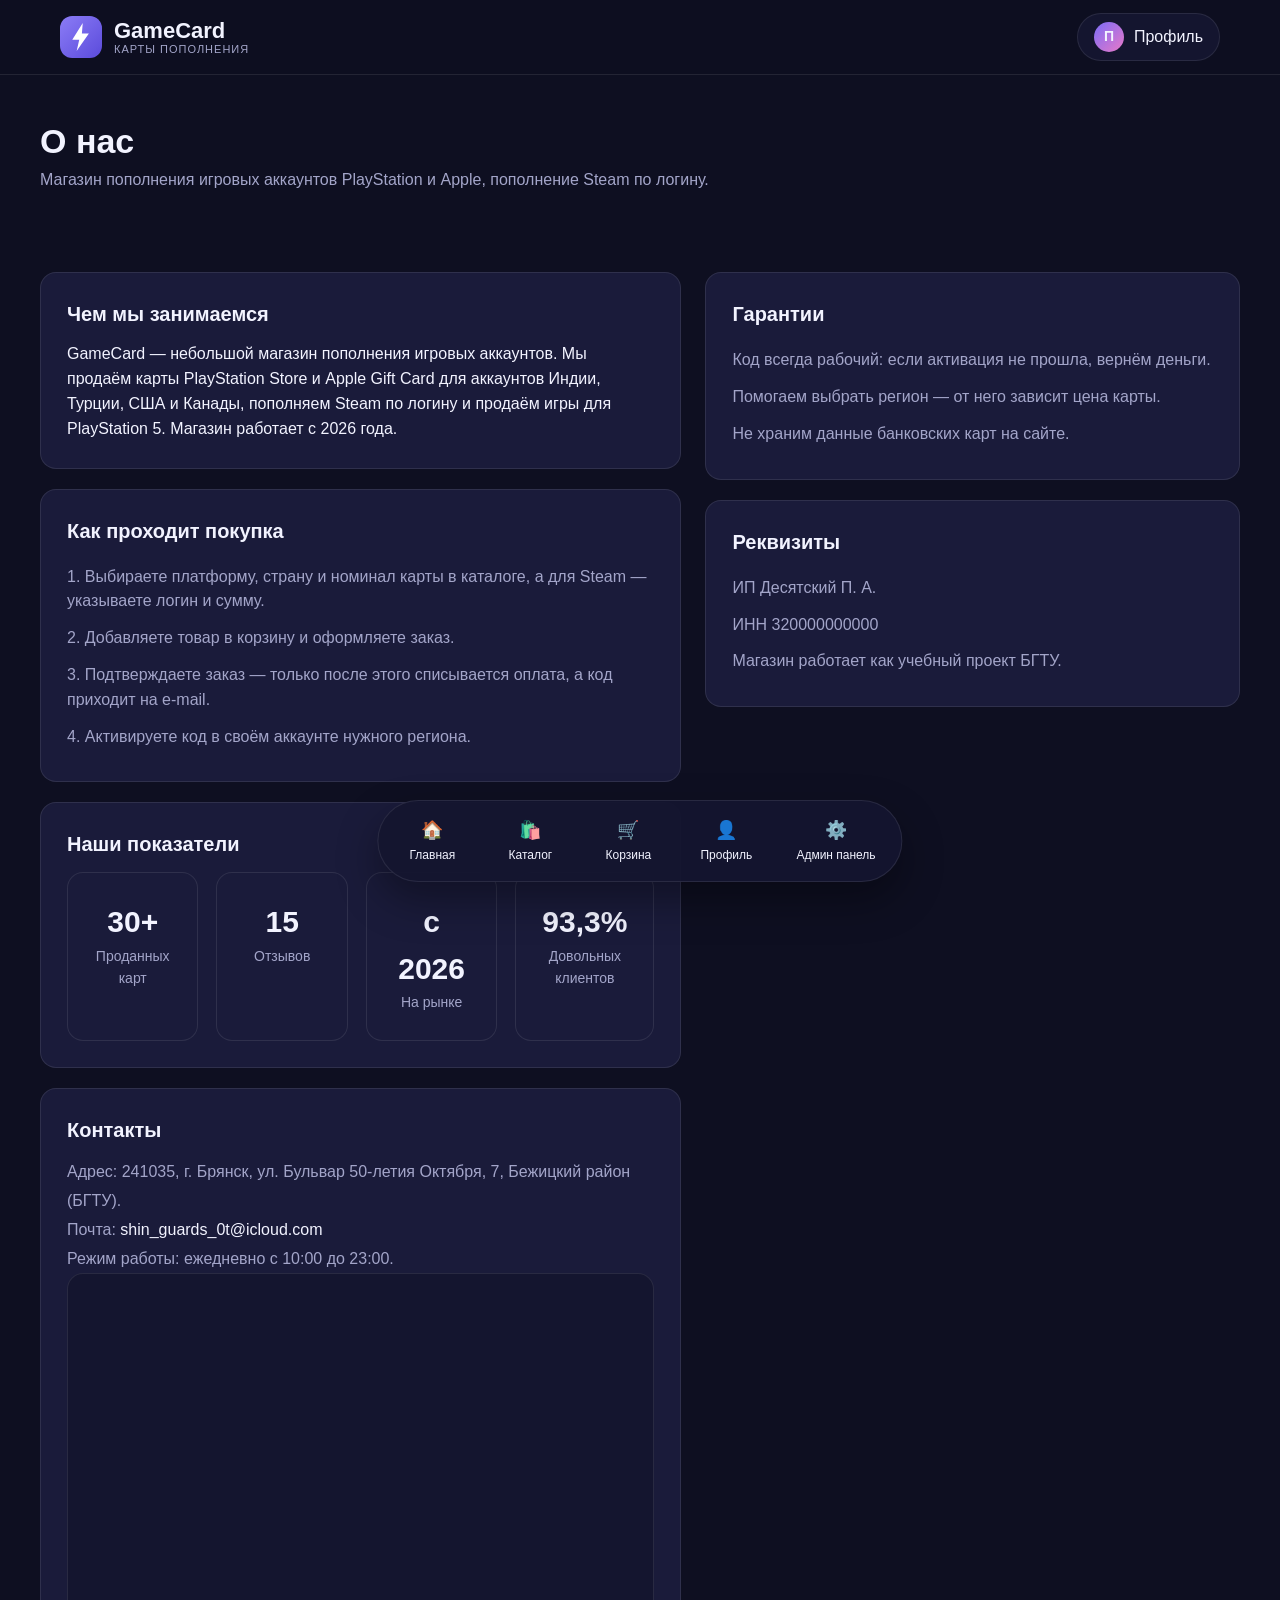
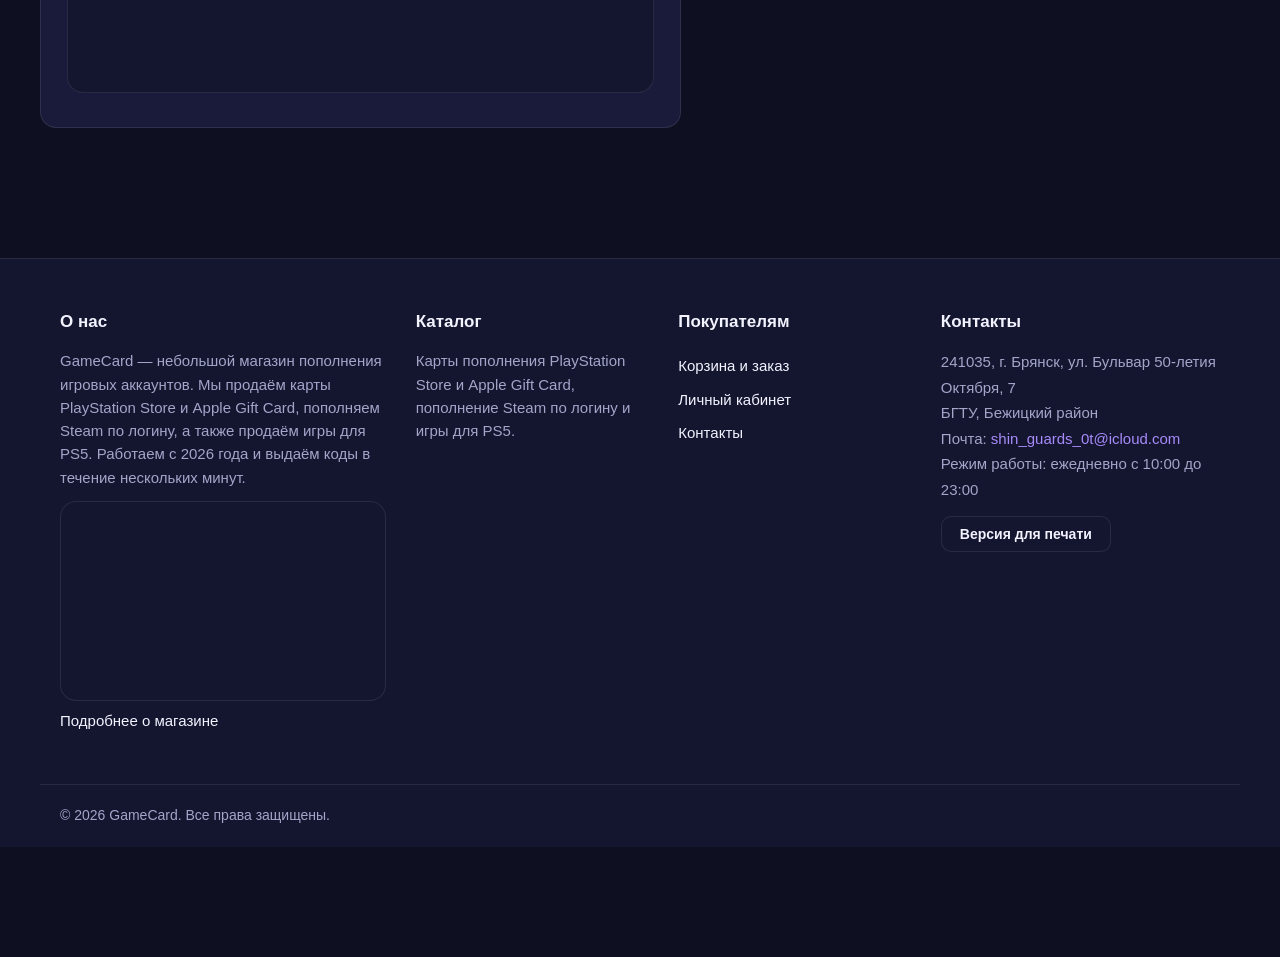
<file: web 2/about.html>
<!DOCTYPE html>
<html lang="ru">
<head>
	<meta charset="UTF-8">
	<meta name="viewport" content="width=device-width, initial-scale=1">
	<title>О нас и контакты — GameCard</title>
	<meta name="description" content="О магазине GameCard: как мы работаем, контакты, адрес в Брянске на бульваре 50-летия Октября, 7 и карта проезда.">
	<link rel="icon" href="images/logo.svg" type="image/svg+xml">
	<link rel="stylesheet" href="styles.css" id="mainStyles">
	<link rel="stylesheet" href="print.css" id="printStyles" media="not all">
</head>
<body>

<header class="site-header">
	<div class="container header-inner">
		<a class="logo" href="index.html">
			<img class="logo__image" src="images/logo.svg" alt="Логотип магазина GameCard">
			<span class="logo__text">GameCard<span class="logo__note">карты пополнения</span></span>
		</a>
		<a class="profile-link" href="profile.html">
			<span class="avatar">П</span>
			<span>Профиль</span>
		</a>
	</div>
</header>

<main>
	<div class="container page-title">
		<h1 class="page-title__title">О нас</h1>
		<p class="page-title__note">Магазин пополнения игровых аккаунтов PlayStation и Apple, пополнение Steam по логину.</p>
	</div>

	<div class="container section">
		<div class="about-grid">
			<div>
				<section class="about-card">
					<h2 class="about-card__title">Чем мы занимаемся</h2>
					<p>
						GameCard — небольшой магазин пополнения игровых аккаунтов. Мы продаём карты
						PlayStation Store и Apple Gift Card для аккаунтов Индии, Турции, США и Канады,
						пополняем Steam по логину и продаём игры для PlayStation 5. Магазин работает с 2026 года.
					</p>
				</section>

				<section class="about-card">
					<h2 class="about-card__title">Как проходит покупка</h2>
					<ul class="about-list">
						<li>1. Выбираете платформу, страну и номинал карты в каталоге, а для Steam — указываете логин и сумму.</li>
						<li>2. Добавляете товар в корзину и оформляете заказ.</li>
						<li>3. Подтверждаете заказ — только после этого списывается оплата, а код приходит на e-mail.</li>
						<li>4. Активируете код в своём аккаунте нужного региона.</li>
					</ul>
				</section>

				<section class="about-card">
					<h2 class="about-card__title">Наши показатели</h2>
					<div class="stats">
						<div class="stat">
							<p class="stat__value">30+</p>
							<p class="stat__title">Проданных карт</p>
						</div>
						<div class="stat">
							<p class="stat__value">15</p>
							<p class="stat__title">Отзывов</p>
						</div>
						<div class="stat">
							<p class="stat__value">с 2026</p>
							<p class="stat__title">На рынке</p>
						</div>
						<div class="stat">
							<p class="stat__value">93,3%</p>
							<p class="stat__title">Довольных клиентов</p>
						</div>
					</div>
				</section>

				<section class="about-card" id="contacts">
					<h2 class="about-card__title">Контакты</h2>
					<address class="about-address">
						Адрес: 241035, г. Брянск, ул. Бульвар 50-летия Октября, 7, Бежицкий район (БГТУ).<br>
						Почта: <a href="mailto:shin_guards_0t@icloud.com">shin_guards_0t@icloud.com</a><br>
						Режим работы: ежедневно с 10:00 до 23:00.
					</address>
					<iframe class="map" src="https://yandex.ru/map-widget/v1/?text=%D0%91%D1%80%D1%8F%D0%BD%D1%81%D0%BA%2C%20%D0%B1%D1%83%D0%BB%D1%8C%D0%B2%D0%B0%D1%80%2050-%D0%BB%D0%B5%D1%82%D0%B8%D1%8F%20%D0%9E%D0%BA%D1%82%D1%8F%D0%B1%D1%80%D1%8F%2C%207&amp;z=16" title="Карта: Брянск, БГТУ, бульвар 50-летия Октября, 7" loading="lazy"></iframe>
				</section>
			</div>

			<div>
				<section class="about-card">
					<h2 class="about-card__title">Гарантии</h2>
					<ul class="about-list">
						<li>Код всегда рабочий: если активация не прошла, вернём деньги.</li>
						<li>Помогаем выбрать регион — от него зависит цена карты.</li>
						<li>Не храним данные банковских карт на сайте.</li>
					</ul>
				</section>

				<section class="about-card">
					<h2 class="about-card__title">Реквизиты</h2>
					<ul class="about-list">
						<li>ИП Десятский П. А.</li>
						<li>ИНН 320000000000</li>
						<li>Магазин работает как учебный проект БГТУ.</li>
					</ul>
				</section>
			</div>
		</div>
	</div>
</main>

<footer class="site-footer">
	<div class="container footer-grid">
		<div class="footer-col">
			<h2 class="footer-col__title">О нас</h2>
			<p>
				GameCard — небольшой магазин пополнения игровых аккаунтов.
				Мы продаём карты PlayStation Store и Apple Gift Card, пополняем Steam по логину,
				а также продаём игры для PS5. Работаем с 2026 года и выдаём коды в течение нескольких минут.
			</p>
			<iframe class="map map_small" src="https://yandex.ru/map-widget/v1/?text=%D0%91%D1%80%D1%8F%D0%BD%D1%81%D0%BA%2C%20%D0%B1%D1%83%D0%BB%D1%8C%D0%B2%D0%B0%D1%80%2050-%D0%BB%D0%B5%D1%82%D0%B8%D1%8F%20%D0%9E%D0%BA%D1%82%D1%8F%D0%B1%D1%80%D1%8F%2C%207&amp;z=16" title="Карта: Брянск, бульвар 50-летия Октября, 7" loading="lazy"></iframe>
			<p><a href="about.html">Подробнее о магазине</a></p>
		</div>
		<div class="footer-col">
			<h2 class="footer-col__title"><a href="catalog.html">Каталог</a></h2>
			<p>Карты пополнения PlayStation Store и Apple Gift Card, пополнение Steam по логину и игры для PS5.</p>
		</div>
		<div class="footer-col">
			<h2 class="footer-col__title">Покупателям</h2>
			<ul>
				<li><a href="cart.html">Корзина и заказ</a></li>
				<li><a href="profile.html">Личный кабинет</a></li>
				<li><a href="about.html#contacts">Контакты</a></li>
			</ul>
		</div>
		<div class="footer-col footer-contacts">
			<h2 class="footer-col__title">Контакты</h2>
			<address>
				241035, г. Брянск, ул. Бульвар 50-летия Октября, 7<br>
				БГТУ, Бежицкий район<br>
				Почта: <a href="mailto:shin_guards_0t@icloud.com">shin_guards_0t@icloud.com</a><br>
				Режим работы: ежедневно с 10:00 до 23:00
			</address>
			<button class="button button_ghost button_small" type="button" data-print-toggle>Версия для печати</button>
		</div>
	</div>
	<div class="container footer-bottom">
		<p>© <span id="currentYear">2025</span> GameCard. Все права защищены.</p>
	</div>
</footer>

<nav class="tabbar">
	<ul class="tabbar__list">
		<li><a class="tab" href="index.html"><span class="tab__icon">🏠</span>Главная</a></li>
		<li><a class="tab" href="catalog.html"><span class="tab__icon">🛍️</span>Каталог</a></li>
		<li><a class="tab" href="cart.html"><span class="tab__icon">🛒</span>Корзина</a></li>
		<li><a class="tab" href="profile.html"><span class="tab__icon">👤</span>Профиль</a></li>
		<li><a class="tab" href="admin.html"><span class="tab__icon">⚙️</span>Админ панель</a></li>
	</ul>
</nav>

<script src="js/data.js"></script>
<script src="js/cart.js"></script>
<script src="js/main.js"></script>
</body>
</html>
</file>
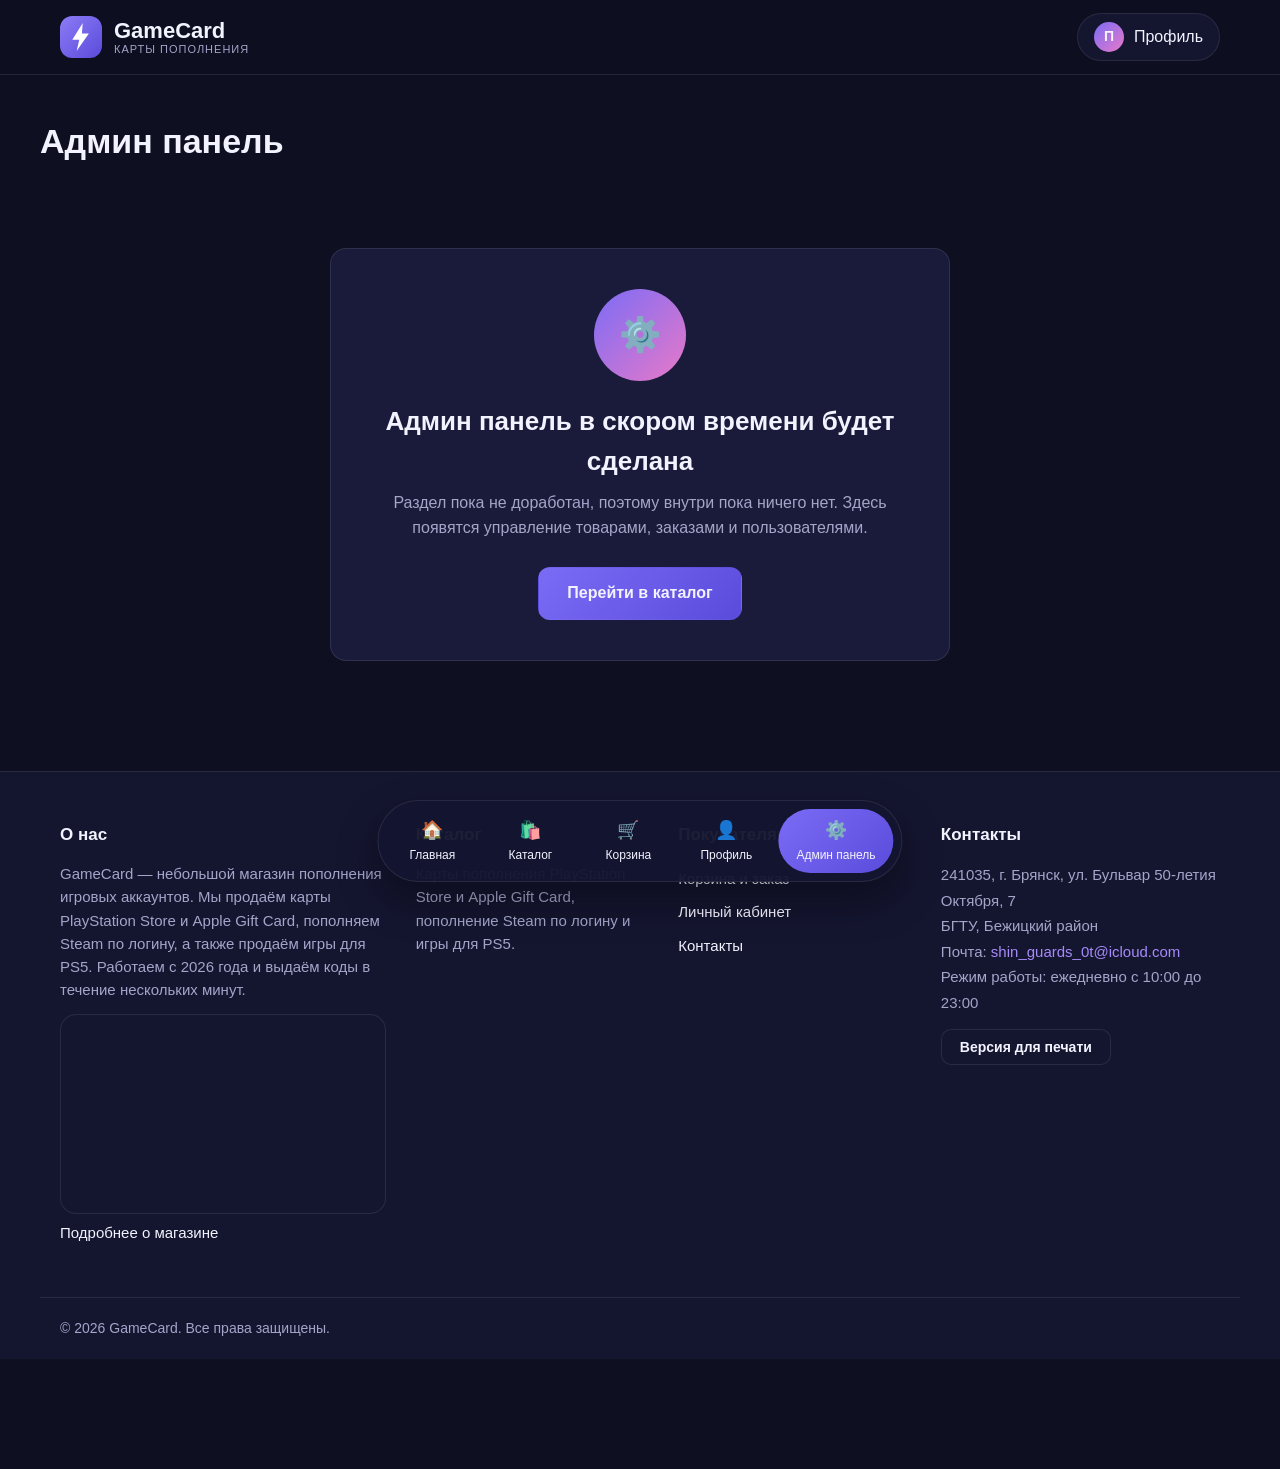
<file: web 2/admin.html>
<!DOCTYPE html>
<html lang="ru">
<head>
	<meta charset="UTF-8">
	<meta name="viewport" content="width=device-width, initial-scale=1">
	<title>Админ панель — GameCard</title>
	<meta name="description" content="Панель администратора магазина GameCard. Раздел находится в разработке.">
	<link rel="icon" href="images/logo.svg" type="image/svg+xml">
	<link rel="stylesheet" href="styles.css" id="mainStyles">
	<link rel="stylesheet" href="print.css" id="printStyles" media="not all">
</head>
<body>

<header class="site-header">
	<div class="container header-inner">
		<a class="logo" href="index.html">
			<img class="logo__image" src="images/logo.svg" alt="Логотип магазина GameCard">
			<span class="logo__text">GameCard<span class="logo__note">карты пополнения</span></span>
		</a>
		<a class="profile-link" href="profile.html">
			<span class="avatar">П</span>
			<span>Профиль</span>
		</a>
	</div>
</header>

<main>
	<div class="container page-title">
		<h1 class="page-title__title">Админ панель</h1>
	</div>

	<div class="container section">
		<section class="profile-card">
			<p class="profile-card__avatar">⚙️</p>
			<h2 class="profile-card__title">Админ панель в скором времени будет сделана</h2>
			<p class="profile-card__text">
				Раздел пока не доработан, поэтому внутри пока ничего нет.
				Здесь появятся управление товарами, заказами и пользователями.
			</p>
			<p><a class="button" href="catalog.html">Перейти в каталог</a></p>
		</section>
	</div>
</main>

<footer class="site-footer">
	<div class="container footer-grid">
		<div class="footer-col">
			<h2 class="footer-col__title">О нас</h2>
			<p>
				GameCard — небольшой магазин пополнения игровых аккаунтов.
				Мы продаём карты PlayStation Store и Apple Gift Card, пополняем Steam по логину,
				а также продаём игры для PS5. Работаем с 2026 года и выдаём коды в течение нескольких минут.
			</p>
			<iframe class="map map_small" src="https://yandex.ru/map-widget/v1/?text=%D0%91%D1%80%D1%8F%D0%BD%D1%81%D0%BA%2C%20%D0%B1%D1%83%D0%BB%D1%8C%D0%B2%D0%B0%D1%80%2050-%D0%BB%D0%B5%D1%82%D0%B8%D1%8F%20%D0%9E%D0%BA%D1%82%D1%8F%D0%B1%D1%80%D1%8F%2C%207&amp;z=16" title="Карта: Брянск, бульвар 50-летия Октября, 7" loading="lazy"></iframe>
			<p><a href="about.html">Подробнее о магазине</a></p>
		</div>
		<div class="footer-col">
			<h2 class="footer-col__title"><a href="catalog.html">Каталог</a></h2>
			<p>Карты пополнения PlayStation Store и Apple Gift Card, пополнение Steam по логину и игры для PS5.</p>
		</div>
		<div class="footer-col">
			<h2 class="footer-col__title">Покупателям</h2>
			<ul>
				<li><a href="cart.html">Корзина и заказ</a></li>
				<li><a href="profile.html">Личный кабинет</a></li>
				<li><a href="about.html#contacts">Контакты</a></li>
			</ul>
		</div>
		<div class="footer-col footer-contacts">
			<h2 class="footer-col__title">Контакты</h2>
			<address>
				241035, г. Брянск, ул. Бульвар 50-летия Октября, 7<br>
				БГТУ, Бежицкий район<br>
				Почта: <a href="mailto:shin_guards_0t@icloud.com">shin_guards_0t@icloud.com</a><br>
				Режим работы: ежедневно с 10:00 до 23:00
			</address>
			<button class="button button_ghost button_small" type="button" data-print-toggle>Версия для печати</button>
		</div>
	</div>
	<div class="container footer-bottom">
		<p>© <span id="currentYear">2025</span> GameCard. Все права защищены.</p>
	</div>
</footer>

<nav class="tabbar">
	<ul class="tabbar__list">
		<li><a class="tab" href="index.html"><span class="tab__icon">🏠</span>Главная</a></li>
		<li><a class="tab" href="catalog.html"><span class="tab__icon">🛍️</span>Каталог</a></li>
		<li><a class="tab" href="cart.html"><span class="tab__icon">🛒</span>Корзина</a></li>
		<li><a class="tab" href="profile.html"><span class="tab__icon">👤</span>Профиль</a></li>
		<li><a class="tab tab_active" href="admin.html"><span class="tab__icon">⚙️</span>Админ панель</a></li>
	</ul>
</nav>

<script src="js/data.js"></script>
<script src="js/cart.js"></script>
<script src="js/main.js"></script>
</body>
</html>
</file>
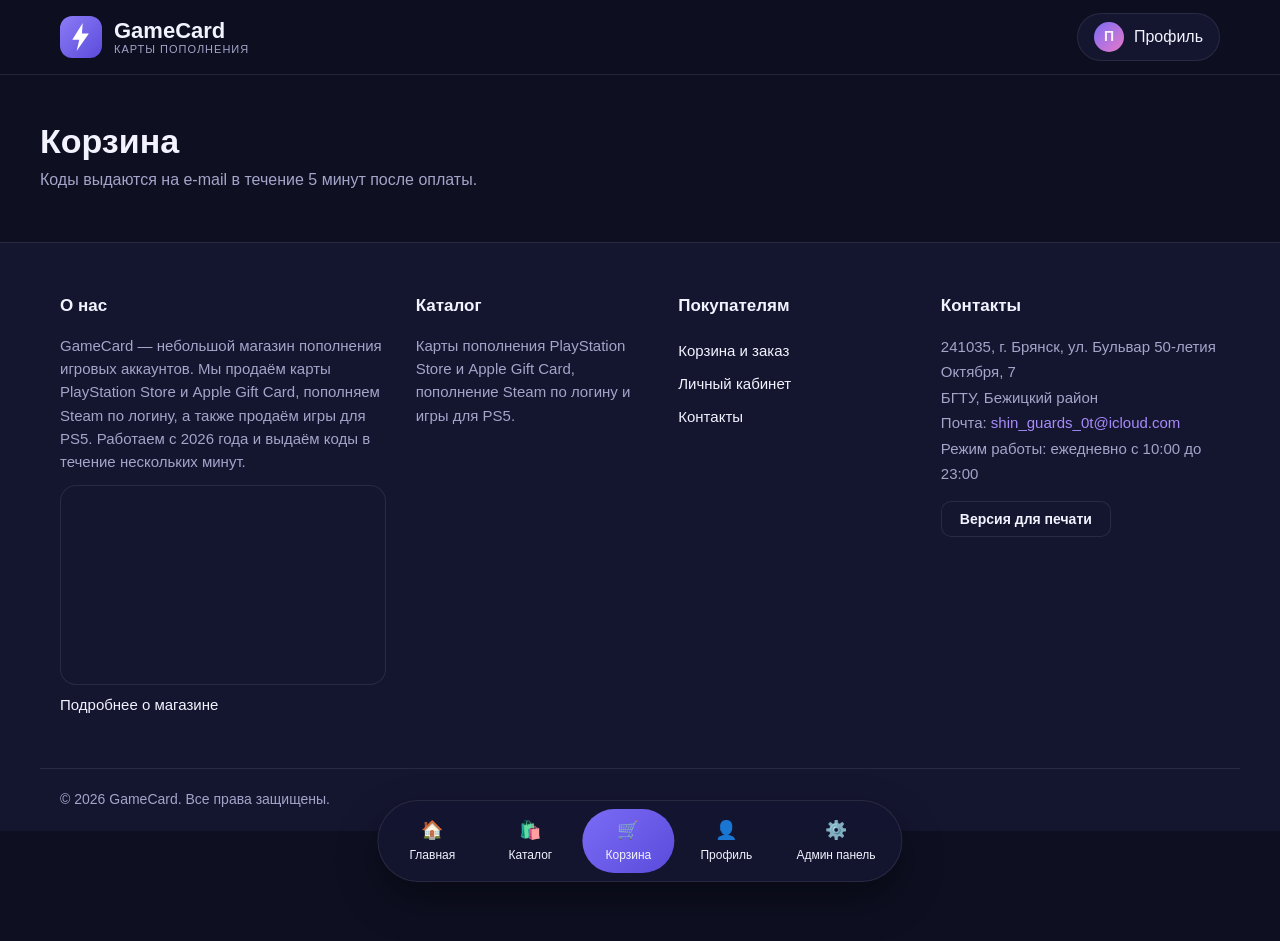
<file: web 2/cart.html>
<!DOCTYPE html>
<html lang="ru">
<head>
	<meta charset="UTF-8">
	<meta name="viewport" content="width=device-width, initial-scale=1">
	<title>Корзина — GameCard</title>
	<meta name="description" content="Корзина магазина GameCard: проверьте выбранные карты пополнения и оформите заказ.">
	<link rel="icon" href="images/logo.svg" type="image/svg+xml">
	<link rel="stylesheet" href="styles.css" id="mainStyles">
	<link rel="stylesheet" href="print.css" id="printStyles" media="not all">
</head>
<body>

<header class="site-header">
	<div class="container header-inner">
		<a class="logo" href="index.html">
			<img class="logo__image" src="images/logo.svg" alt="Логотип магазина GameCard">
			<span class="logo__text">GameCard<span class="logo__note">карты пополнения</span></span>
		</a>
		<a class="profile-link" href="profile.html">
			<span class="avatar">П</span>
			<span>Профиль</span>
		</a>
	</div>
</header>

<main>
	<div class="container page-title">
		<h1 class="page-title__title">Корзина</h1>
		<p class="page-title__note">Коды выдаются на e-mail в течение 5 минут после оплаты.</p>
	</div>

	<div class="container">
		<p class="form__message" id="orderSuccess" hidden></p>

		<p class="catalog-empty" id="cartEmpty" hidden>В корзине пока пусто. <a href="catalog.html">Перейти в каталог</a></p>

		<ul class="cart-list" id="cartItems"></ul>

		<div id="orderBlock" hidden>
			<div class="cart-total">
				<span>Итого к оплате:</span>
				<span class="cart-total__value" data-cart-total>0 ₽</span>
			</div>

			<section class="about-card">
				<h2 class="about-card__title">Оформление заказа</h2>
				<p class="section__subtitle">Заполните данные — на эту почту придёт код активации.</p>
				<form class="form" id="orderForm">
					<div class="form__field">
						<label class="form__label" for="orderName">Ваше имя</label>
						<input class="form__input" id="orderName" name="name" type="text" placeholder="Иван" required>
					</div>
					<div class="form__field">
						<label class="form__label" for="orderEmail">E-mail</label>
						<input class="form__input" id="orderEmail" name="email" type="email" placeholder="ivan@mail.ru" required>
					</div>
					<button class="button" type="submit">Оформить заказ</button>
				</form>
			</section>
		</div>
	</div>
</main>

<footer class="site-footer">
	<div class="container footer-grid">
		<div class="footer-col">
			<h2 class="footer-col__title">О нас</h2>
			<p>
				GameCard — небольшой магазин пополнения игровых аккаунтов.
				Мы продаём карты PlayStation Store и Apple Gift Card, пополняем Steam по логину,
				а также продаём игры для PS5. Работаем с 2026 года и выдаём коды в течение нескольких минут.
			</p>
			<iframe class="map map_small" src="https://yandex.ru/map-widget/v1/?text=%D0%91%D1%80%D1%8F%D0%BD%D1%81%D0%BA%2C%20%D0%B1%D1%83%D0%BB%D1%8C%D0%B2%D0%B0%D1%80%2050-%D0%BB%D0%B5%D1%82%D0%B8%D1%8F%20%D0%9E%D0%BA%D1%82%D1%8F%D0%B1%D1%80%D1%8F%2C%207&amp;z=16" title="Карта: Брянск, бульвар 50-летия Октября, 7" loading="lazy"></iframe>
			<p><a href="about.html">Подробнее о магазине</a></p>
		</div>
		<div class="footer-col">
			<h2 class="footer-col__title"><a href="catalog.html">Каталог</a></h2>
			<p>Карты пополнения PlayStation Store и Apple Gift Card, пополнение Steam по логину и игры для PS5.</p>
		</div>
		<div class="footer-col">
			<h2 class="footer-col__title">Покупателям</h2>
			<ul>
				<li><a href="cart.html">Корзина и заказ</a></li>
				<li><a href="profile.html">Личный кабинет</a></li>
				<li><a href="about.html#contacts">Контакты</a></li>
			</ul>
		</div>
		<div class="footer-col footer-contacts">
			<h2 class="footer-col__title">Контакты</h2>
			<address>
				241035, г. Брянск, ул. Бульвар 50-летия Октября, 7<br>
				БГТУ, Бежицкий район<br>
				Почта: <a href="mailto:shin_guards_0t@icloud.com">shin_guards_0t@icloud.com</a><br>
				Режим работы: ежедневно с 10:00 до 23:00
			</address>
			<button class="button button_ghost button_small" type="button" data-print-toggle>Версия для печати</button>
		</div>
	</div>
	<div class="container footer-bottom">
		<p>© <span id="currentYear">2025</span> GameCard. Все права защищены.</p>
	</div>
</footer>

<nav class="tabbar">
	<ul class="tabbar__list">
		<li><a class="tab" href="index.html"><span class="tab__icon">🏠</span>Главная</a></li>
		<li><a class="tab" href="catalog.html"><span class="tab__icon">🛍️</span>Каталог</a></li>
		<li><a class="tab tab_active" href="cart.html"><span class="tab__icon">🛒</span>Корзина</a></li>
		<li><a class="tab" href="profile.html"><span class="tab__icon">👤</span>Профиль</a></li>
		<li><a class="tab" href="admin.html"><span class="tab__icon">⚙️</span>Админ панель</a></li>
	</ul>
</nav>

<script src="js/data.js"></script>
<script src="js/cart.js"></script>
<script src="js/main.js"></script>
</body>
</html>
</file>
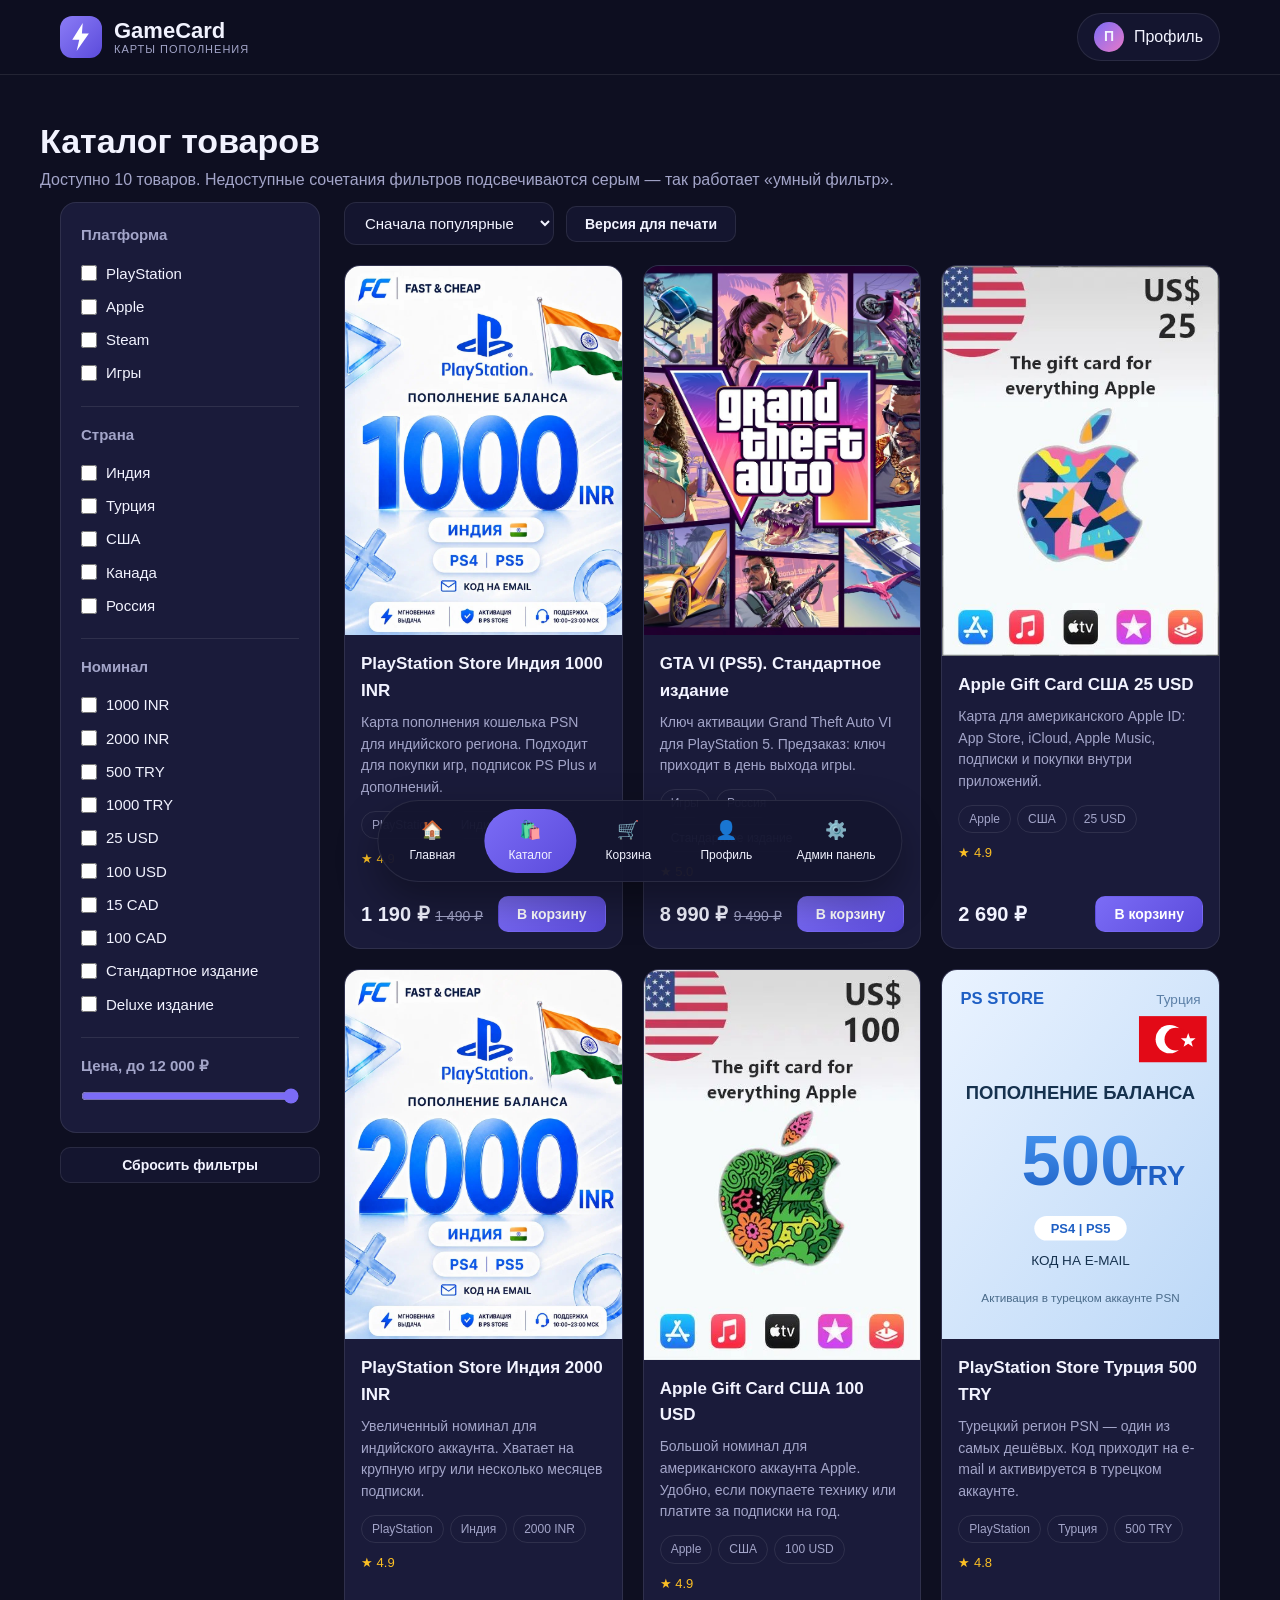
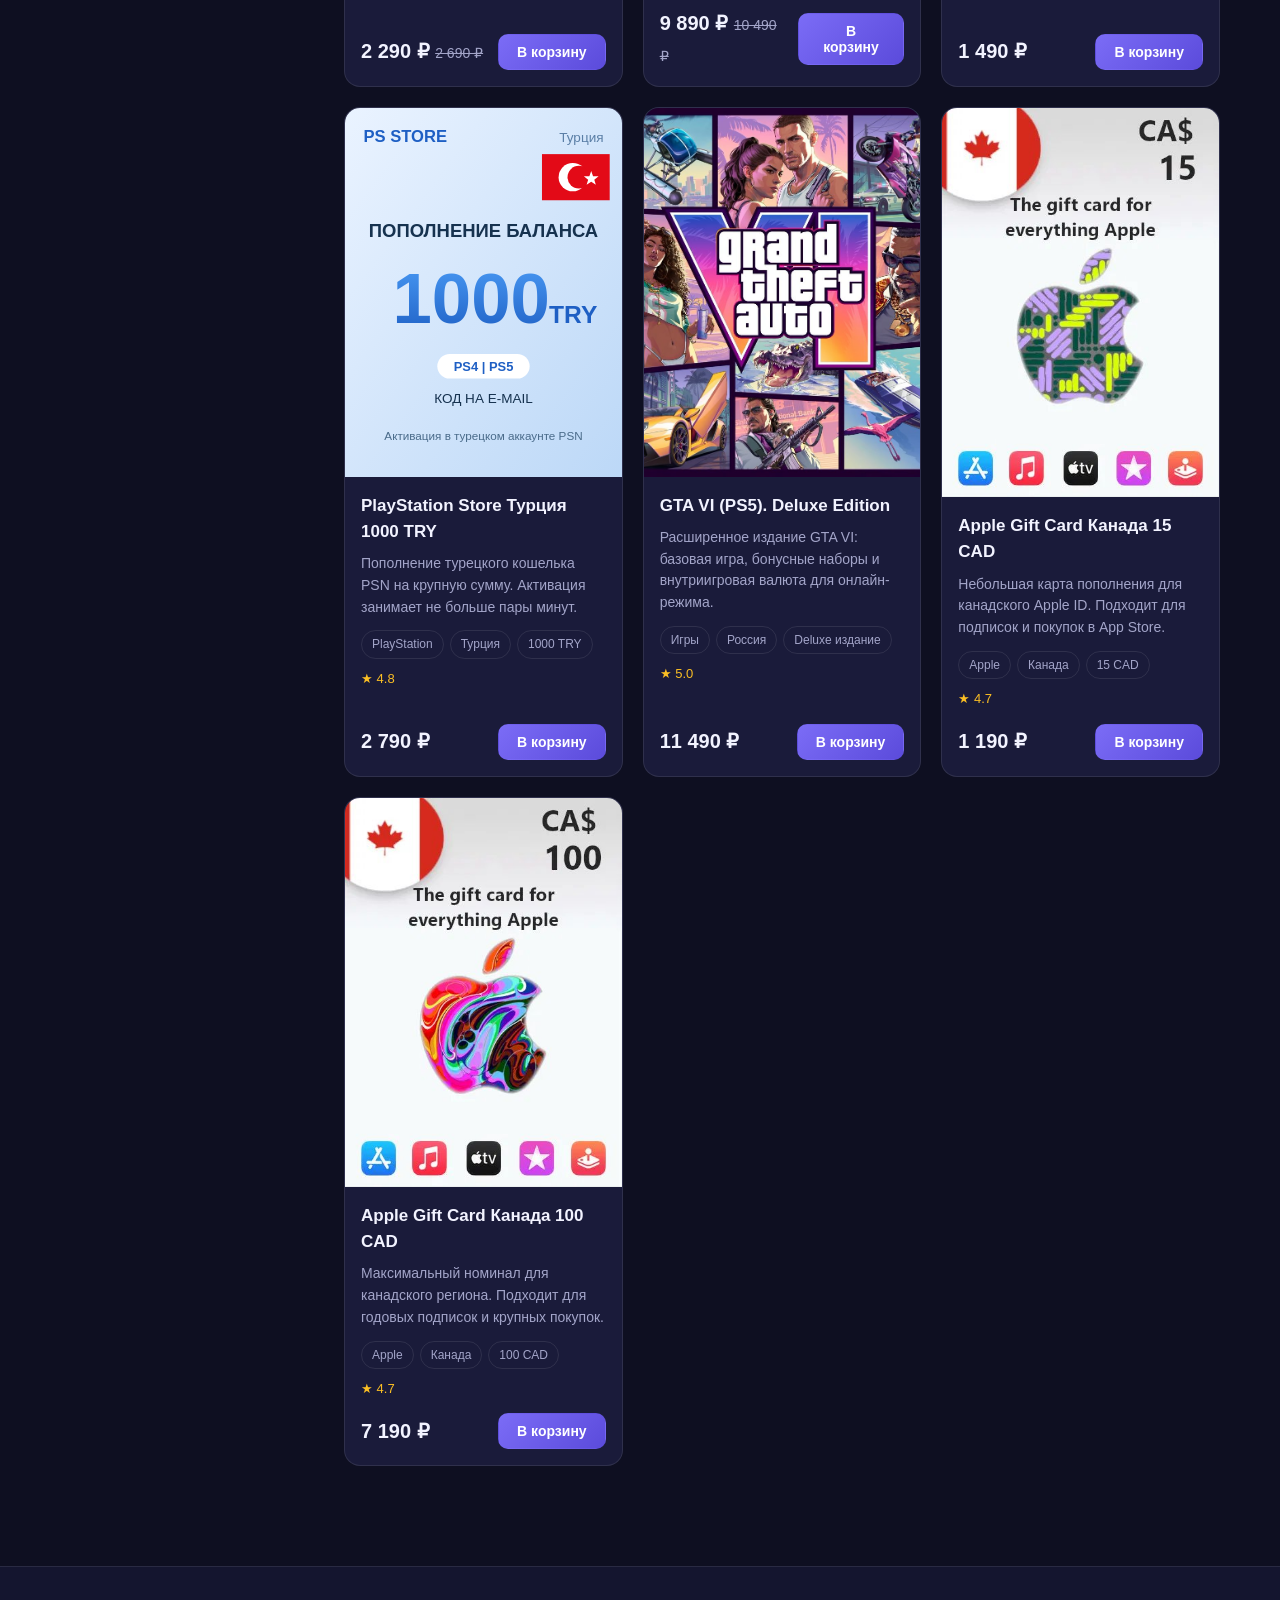
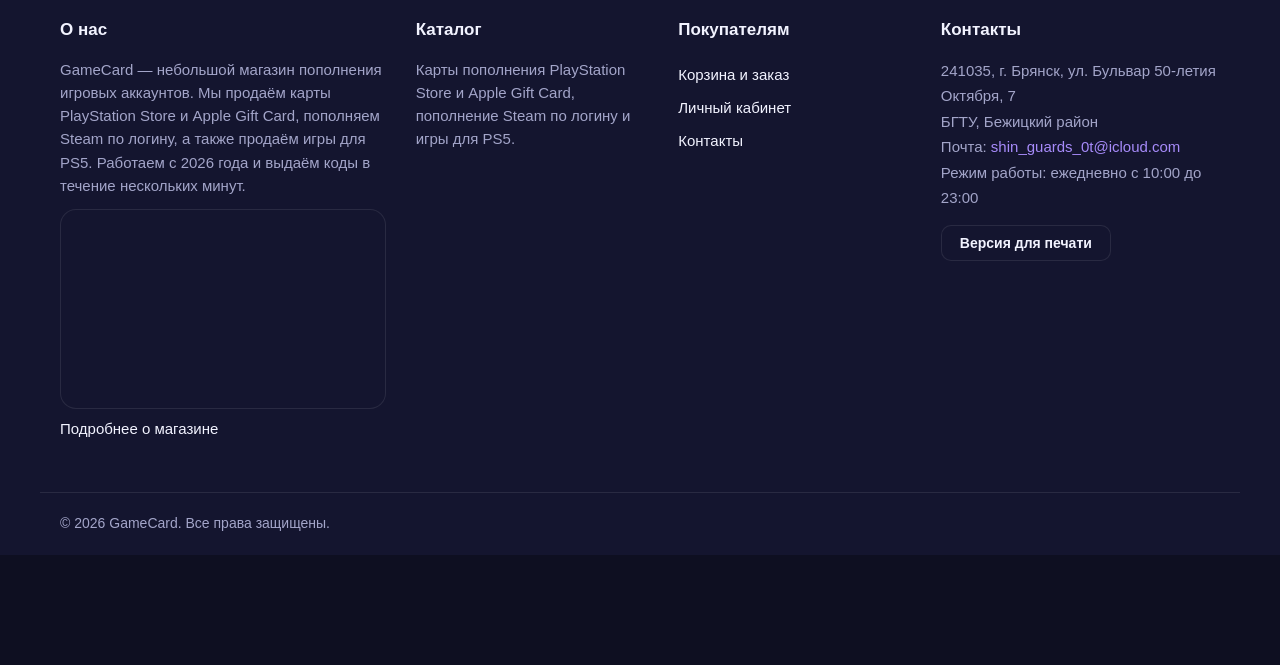
<file: web 2/catalog.html>
<!DOCTYPE html>
<html lang="ru">
<head>
	<meta charset="UTF-8">
	<meta name="viewport" content="width=device-width, initial-scale=1">
	<title>Каталог карт пополнения — GameCard</title>
	<meta name="description" content="Каталог карт пополнения PlayStation Store и Apple Gift Card, пополнение Steam по логину. Фильтр по платформе, стране, номиналу и цене.">
	<link rel="icon" href="images/logo.svg" type="image/svg+xml">
	<link rel="stylesheet" href="styles.css" id="mainStyles">
	<link rel="stylesheet" href="print.css" id="printStyles" media="not all">
</head>
<body>

<header class="site-header">
	<div class="container header-inner">
		<a class="logo" href="index.html">
			<img class="logo__image" src="images/logo.svg" alt="Логотип магазина GameCard">
			<span class="logo__text">GameCard<span class="logo__note">карты пополнения</span></span>
		</a>
		<a class="profile-link" href="profile.html">
			<span class="avatar">П</span>
			<span>Профиль</span>
		</a>
	</div>
</header>

<main>
	<div class="container page-title">
		<h1 class="page-title__title">Каталог товаров</h1>
		<p class="page-title__note">Доступно <span id="catalogCount">12 товаров</span>. Недоступные сочетания фильтров подсвечиваются серым — так работает «умный фильтр».</p>
	</div>

	<div class="container catalog-layout">
		<aside class="catalog-sidebar">
			<div class="filters" id="filters"></div>
			<button class="button button_ghost button_small" type="button" id="resetFilters">Сбросить фильтры</button>
		</aside>

		<section>
			<div class="catalog-toolbar">
				<label class="visually-hidden" for="sortSelect">Сортировка</label>
				<select class="select" id="sortSelect">
					<option value="popular">Сначала популярные</option>
					<option value="price-asc">Цена: по возрастанию</option>
					<option value="price-desc">Цена: по убыванию</option>
					<option value="rating">По рейтингу</option>
				</select>
				<button class="button button_ghost button_small" type="button" data-print-toggle>Версия для печати</button>
			</div>

			<section class="steam-block" id="steamBlock" hidden>
				<h2 class="steam-block__title">Пополнение Steam</h2>
				<p class="steam-block__text">
					Карты пополнения для Steam не нужны: укажите логин аккаунта и сумму в рублях —
					мы пополним кошелёк после подтверждения заказа.
				</p>
				<p class="form__message" id="steamSuccess" hidden></p>
				<form class="form" id="steamForm">
					<div class="form__field">
						<label class="form__label" for="steamLogin">Логин Steam</label>
						<input class="form__input" id="steamLogin" name="login" type="text" placeholder="Например: gamer_2026" required>
					</div>
					<div class="form__field">
						<label class="form__label" for="steamAmount">Сумма пополнения, ₽</label>
						<input class="form__input" id="steamAmount" name="amount" type="number" min="100" max="15000" step="50" placeholder="1000" required>
					</div>
					<button class="button" type="submit">Пополнить</button>
				</form>
			</section>

			<div class="products" id="catalogItems"></div>
			<p class="catalog-empty" id="catalogEmpty" hidden>По выбранным условиям ничего не найдено. Попробуйте изменить фильтр или сбросить его.</p>
		</section>
	</div>

</main>

<footer class="site-footer">
	<div class="container footer-grid">
		<div class="footer-col">
			<h2 class="footer-col__title">О нас</h2>
			<p>
				GameCard — небольшой магазин пополнения игровых аккаунтов.
				Мы продаём карты PlayStation Store и Apple Gift Card, пополняем Steam по логину,
				а также продаём игры для PS5. Работаем с 2026 года и выдаём коды в течение нескольких минут.
			</p>
			<iframe class="map map_small" src="https://yandex.ru/map-widget/v1/?text=%D0%91%D1%80%D1%8F%D0%BD%D1%81%D0%BA%2C%20%D0%B1%D1%83%D0%BB%D1%8C%D0%B2%D0%B0%D1%80%2050-%D0%BB%D0%B5%D1%82%D0%B8%D1%8F%20%D0%9E%D0%BA%D1%82%D1%8F%D0%B1%D1%80%D1%8F%2C%207&amp;z=16" title="Карта: Брянск, бульвар 50-летия Октября, 7" loading="lazy"></iframe>
			<p><a href="about.html">Подробнее о магазине</a></p>
		</div>
		<div class="footer-col">
			<h2 class="footer-col__title"><a href="catalog.html">Каталог</a></h2>
			<p>Карты пополнения PlayStation Store и Apple Gift Card, пополнение Steam по логину и игры для PS5.</p>
		</div>
		<div class="footer-col">
			<h2 class="footer-col__title">Покупателям</h2>
			<ul>
				<li><a href="cart.html">Корзина и заказ</a></li>
				<li><a href="profile.html">Личный кабинет</a></li>
				<li><a href="about.html#contacts">Контакты</a></li>
			</ul>
		</div>
		<div class="footer-col footer-contacts">
			<h2 class="footer-col__title">Контакты</h2>
			<address>
				241035, г. Брянск, ул. Бульвар 50-летия Октября, 7<br>
				БГТУ, Бежицкий район<br>
				Почта: <a href="mailto:shin_guards_0t@icloud.com">shin_guards_0t@icloud.com</a><br>
				Режим работы: ежедневно с 10:00 до 23:00
			</address>
			<button class="button button_ghost button_small" type="button" data-print-toggle>Версия для печати</button>
		</div>
	</div>
	<div class="container footer-bottom">
		<p>© <span id="currentYear">2025</span> GameCard. Все права защищены.</p>
	</div>
</footer>

<nav class="tabbar">
	<ul class="tabbar__list">
		<li><a class="tab" href="index.html"><span class="tab__icon">🏠</span>Главная</a></li>
		<li><a class="tab tab_active" href="catalog.html"><span class="tab__icon">🛍️</span>Каталог</a></li>
		<li><a class="tab" href="cart.html"><span class="tab__icon">🛒</span>Корзина</a></li>
		<li><a class="tab" href="profile.html"><span class="tab__icon">👤</span>Профиль</a></li>
		<li><a class="tab" href="admin.html"><span class="tab__icon">⚙️</span>Админ панель</a></li>
	</ul>
</nav>

<script src="js/data.js"></script>
<script src="js/cart.js"></script>
<script src="js/catalog.js"></script>
<script src="js/main.js"></script>
</body>
</html>
</file>
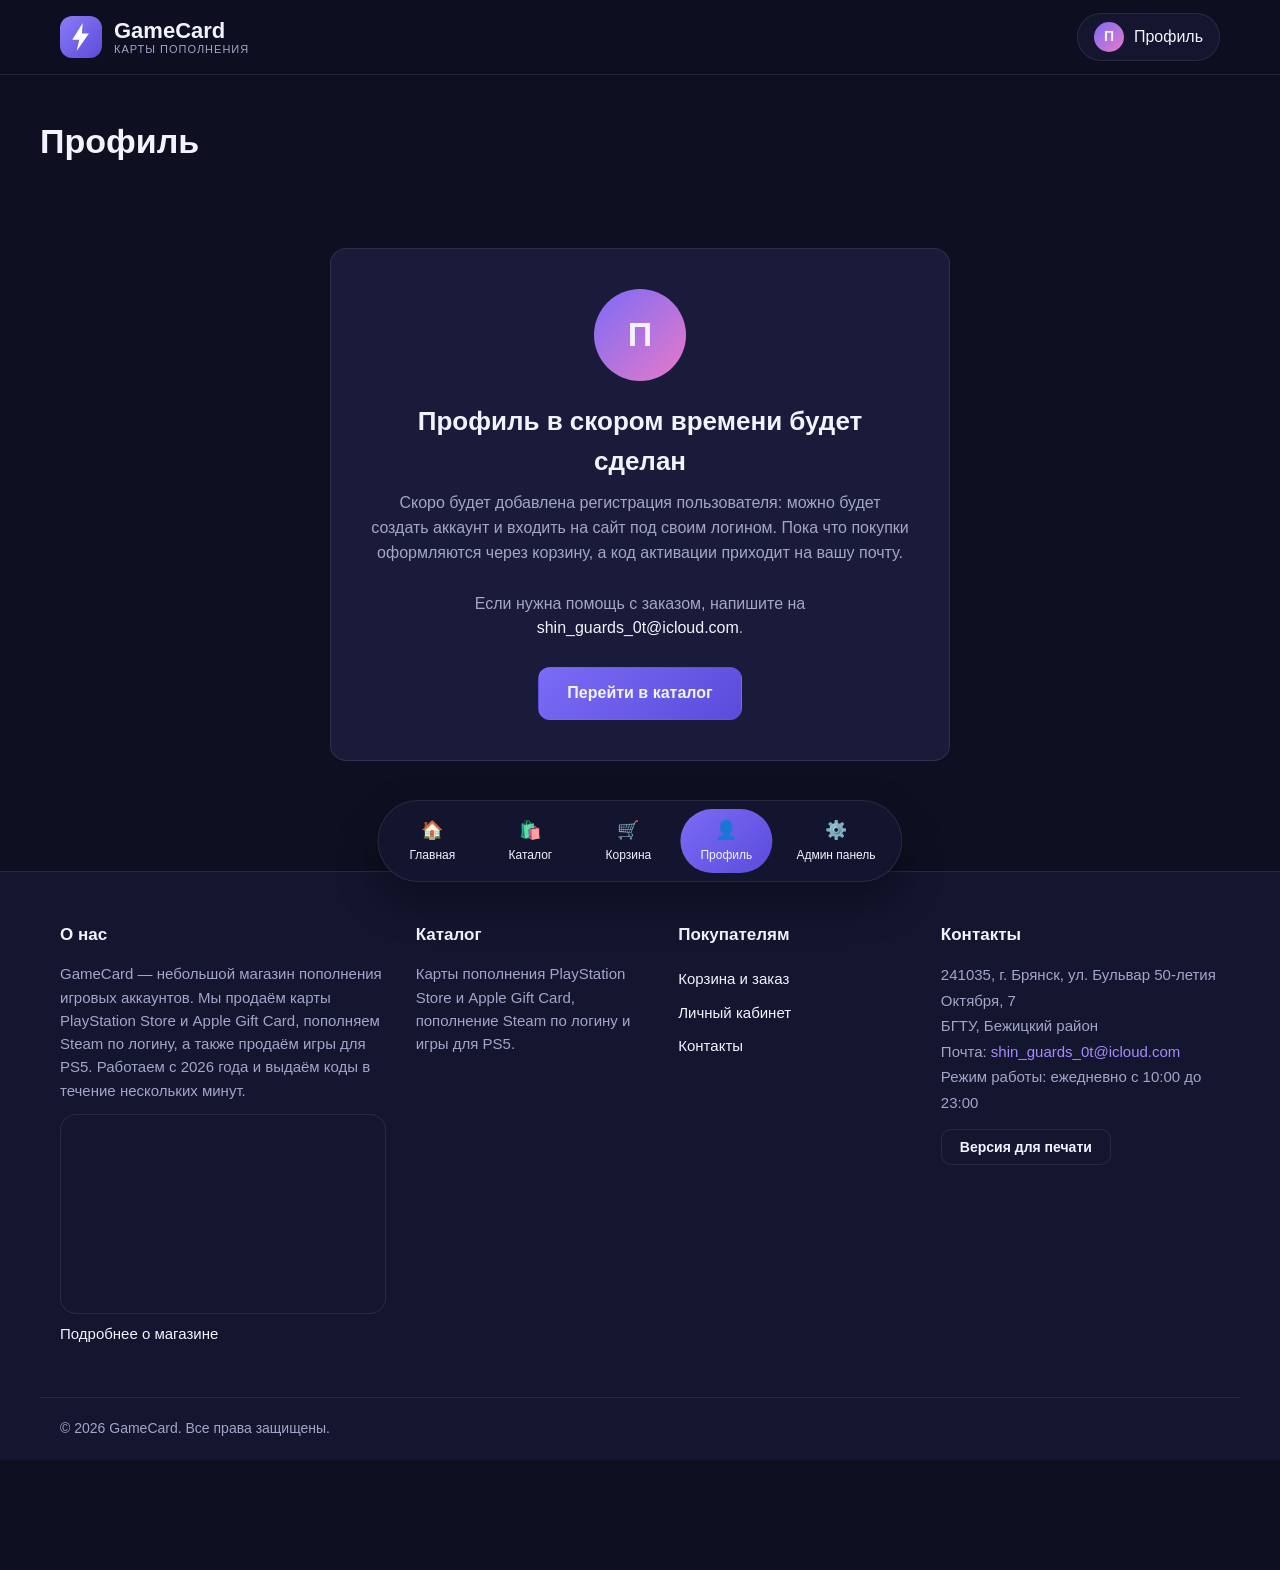
<file: web 2/profile.html>
<!DOCTYPE html>
<html lang="ru">
<head>
	<meta charset="UTF-8">
	<meta name="viewport" content="width=device-width, initial-scale=1">
	<title>Профиль — GameCard</title>
	<meta name="description" content="Личный кабинет покупателя GameCard. Раздел находится в разработке.">
	<link rel="icon" href="images/logo.svg" type="image/svg+xml">
	<link rel="stylesheet" href="styles.css" id="mainStyles">
	<link rel="stylesheet" href="print.css" id="printStyles" media="not all">
</head>
<body>

<header class="site-header">
	<div class="container header-inner">
		<a class="logo" href="index.html">
			<img class="logo__image" src="images/logo.svg" alt="Логотип магазина GameCard">
			<span class="logo__text">GameCard<span class="logo__note">карты пополнения</span></span>
		</a>
		<a class="profile-link" href="profile.html">
			<span class="avatar">П</span>
			<span>Профиль</span>
		</a>
	</div>
</header>

<main>
	<div class="container page-title">
		<h1 class="page-title__title">Профиль</h1>
	</div>

	<div class="container section">
		<section class="profile-card">
			<p class="profile-card__avatar">П</p>
			<h2 class="profile-card__title">Профиль в скором времени будет сделан</h2>
			<p class="profile-card__text">
				Скоро будет добавлена регистрация пользователя: можно будет создать аккаунт
				и входить на сайт под своим логином. Пока что покупки оформляются через корзину,
				а код активации приходит на вашу почту.
			</p>

			<p class="profile-card__text">
				Если нужна помощь с заказом, напишите на <a href="mailto:shin_guards_0t@icloud.com">shin_guards_0t@icloud.com</a>.
			</p>
			<p><a class="button" href="catalog.html">Перейти в каталог</a></p>
		</section>
	</div>
</main>

<footer class="site-footer">
	<div class="container footer-grid">
		<div class="footer-col">
			<h2 class="footer-col__title">О нас</h2>
			<p>
				GameCard — небольшой магазин пополнения игровых аккаунтов.
				Мы продаём карты PlayStation Store и Apple Gift Card, пополняем Steam по логину,
				а также продаём игры для PS5. Работаем с 2026 года и выдаём коды в течение нескольких минут.
			</p>
			<iframe class="map map_small" src="https://yandex.ru/map-widget/v1/?text=%D0%91%D1%80%D1%8F%D0%BD%D1%81%D0%BA%2C%20%D0%B1%D1%83%D0%BB%D1%8C%D0%B2%D0%B0%D1%80%2050-%D0%BB%D0%B5%D1%82%D0%B8%D1%8F%20%D0%9E%D0%BA%D1%82%D1%8F%D0%B1%D1%80%D1%8F%2C%207&amp;z=16" title="Карта: Брянск, бульвар 50-летия Октября, 7" loading="lazy"></iframe>
			<p><a href="about.html">Подробнее о магазине</a></p>
		</div>
		<div class="footer-col">
			<h2 class="footer-col__title"><a href="catalog.html">Каталог</a></h2>
			<p>Карты пополнения PlayStation Store и Apple Gift Card, пополнение Steam по логину и игры для PS5.</p>
		</div>
		<div class="footer-col">
			<h2 class="footer-col__title">Покупателям</h2>
			<ul>
				<li><a href="cart.html">Корзина и заказ</a></li>
				<li><a href="profile.html">Личный кабинет</a></li>
				<li><a href="about.html#contacts">Контакты</a></li>
			</ul>
		</div>
		<div class="footer-col footer-contacts">
			<h2 class="footer-col__title">Контакты</h2>
			<address>
				241035, г. Брянск, ул. Бульвар 50-летия Октября, 7<br>
				БГТУ, Бежицкий район<br>
				Почта: <a href="mailto:shin_guards_0t@icloud.com">shin_guards_0t@icloud.com</a><br>
				Режим работы: ежедневно с 10:00 до 23:00
			</address>
			<button class="button button_ghost button_small" type="button" data-print-toggle>Версия для печати</button>
		</div>
	</div>
	<div class="container footer-bottom">
		<p>© <span id="currentYear">2025</span> GameCard. Все права защищены.</p>
	</div>
</footer>

<nav class="tabbar">
	<ul class="tabbar__list">
		<li><a class="tab" href="index.html"><span class="tab__icon">🏠</span>Главная</a></li>
		<li><a class="tab" href="catalog.html"><span class="tab__icon">🛍️</span>Каталог</a></li>
		<li><a class="tab" href="cart.html"><span class="tab__icon">🛒</span>Корзина</a></li>
		<li><a class="tab tab_active" href="profile.html"><span class="tab__icon">👤</span>Профиль</a></li>
		<li><a class="tab" href="admin.html"><span class="tab__icon">⚙️</span>Админ панель</a></li>
	</ul>
</nav>

<script src="js/data.js"></script>
<script src="js/cart.js"></script>
<script src="js/main.js"></script>
</body>
</html>
</file>
<file: styles.css>
/* ===================================
   Общий стиль сайта GiftPay
   Тёмная тема с голубыми акцентами
   =================================== */

* {
	margin: 0;
	padding: 0;
	box-sizing: border-box;
}

body {
	font-family: Arial, Helvetica, sans-serif;
	background: #10151c;
	color: #e6eaf0;
	line-height: 1.5;
}

a:link,
a:visited {
	text-decoration: none;
	color: inherit;
}

a:hover {
	color: #4c9aff;
}

a:active {
	color: #78b4ff;
}

/* Для пунктов навигации обычная и посещённая ссылка выглядят одинаково */
.top-nav a:link,
.top-nav a:visited,
.dropdown-menu a:link,
.dropdown-menu a:visited,
.service-tabs a:link,
.service-tabs a:visited,
.country-tabs a:link,
.country-tabs a:visited {
	color: inherit;
}

.text-link:link,
.text-link:visited {
	color: #4c9aff;
	text-decoration: underline;
}

.text-link:hover {
	color: #78b4ff;
}

.note-text {
	margin-top: 20px;
	color: #aab4c0;
}

ul {
	list-style: none;
}

img {
	max-width: 100%;
	display: block;
}

.container {
	max-width: 1100px;
	margin: 0 auto;
	padding: 0 20px;
}

/* ===== Шапка сайта ===== */

.site-header {
	background: #141a23;
	border-bottom: 1px solid #232c38;
}

.header-inner {
	max-width: 1100px;
	margin: 0 auto;
	padding: 14px 20px;
	display: flex;
	align-items: center;
	justify-content: space-between;
}

/* Обёртка кнопки-меню — от неё отталкивается выпадающий список,
   поэтому он всегда открывается именно под кнопкой */
.menu-wrap {
	position: relative;
}

.menu-btn {
	width: 40px;
	height: 40px;
	border: 1px solid #2a3442;
	background: #1b2330;
	border-radius: 8px;
	font-size: 18px;
	cursor: pointer;
	color: #e6eaf0;
}

.menu-btn:hover {
	background: #232d3c;
}

.logo {
	font-size: 22px;
	font-weight: bold;
	color: #4c9aff;
	letter-spacing: 0.5px;
}

.top-nav ul {
	display: flex;
	gap: 26px;
}

.top-nav a {
	font-size: 15px;
	color: #aab4c0;
	padding: 6px 2px;
	border-bottom: 2px solid transparent;
}

.top-nav a:hover {
	color: #4c9aff;
	border-bottom: 2px solid #4c9aff;
}

/* Выпадающее меню слева, привязано к .menu-wrap */

.dropdown-menu {
	display: none;
	position: absolute;
	top: 50px;
	left: 0;
	background: #1b2330;
	border: 1px solid #2a3442;
	border-radius: 10px;
	box-shadow: 0 10px 24px rgba(0, 0, 0, 0.35);
	overflow: hidden;
	z-index: 10;
}

.dropdown-menu.open {
	display: block;
}

.dropdown-menu li a {
	display: block;
	padding: 12px 22px;
	font-size: 15px;
	color: #e6eaf0;
	white-space: nowrap;
}

.dropdown-menu li a:hover {
	background: #232d3c;
	color: #4c9aff;
}

/* ===== Популярное ===== */

.popular {
	padding: 34px 0 10px 0;
}

.popular h2 {
	font-size: 22px;
	margin-bottom: 16px;
}

.popular-list {
	display: flex;
	gap: 18px;
	flex-wrap: wrap;
}

.popular-card {
	width: 150px;
	background: none;
	border: none;
	padding: 0;
	text-align: center;
}

.brand-icon {
	width: 150px;
	height: 150px;
	margin: 0 auto 10px auto;
	border-radius: 16px;
	display: flex;
	align-items: center;
	justify-content: center;
	color: #ffffff;
	font-weight: bold;
	font-size: 32px;
	transition: outline-color 0.15s;
	outline: 2px solid transparent;
	outline-offset: 2px;
}

.icon-openai { background: #10a37f; }
.icon-claude { background: #da7756; }

.brand-photo {
	width: 150px;
	height: 150px;
	margin: 0 auto 10px auto;
	border-radius: 16px;
	overflow: hidden;
	transition: outline-color 0.15s;
	outline: 2px solid transparent;
	outline-offset: 2px;
}

.popular-card:hover .brand-photo,
.popular-card:hover .brand-icon {
	outline-color: #4c9aff;
}

.brand-photo img {
	width: 100%;
	height: 100%;
	object-fit: cover;
}

.popular-card span {
	font-size: 15px;
	color: #cfd6de;
}

/* ===== Блок пополнения / витрина услуг ===== */

.shop {
	padding: 30px 0 50px 0;
}

.shop h2 {
	font-size: 22px;
	margin-bottom: 16px;
}

.service-tabs {
	display: flex;
	gap: 24px;
	border-bottom: 1px solid #232c38;
	margin-bottom: 22px;
}

.service-tabs li a {
	display: inline-block;
	padding: 10px 2px;
	font-size: 15px;
	color: #8b96a3;
	border-bottom: 2px solid transparent;
	cursor: pointer;
}

.service-tabs li a.active {
	color: #e6eaf0;
	border-bottom: 2px solid #4c9aff;
}

.service-panel {
	display: none;
	background: #161d27;
	border: 1px solid #232c38;
	border-radius: 14px;
	padding: 26px;
}

.service-panel.active {
	display: block;
}

/* Карточка товара наверху вкладки, в духе витрины маркетплейса */

.product-card {
	display: flex;
	gap: 22px;
	margin-bottom: 26px;
	padding-bottom: 26px;
	border-bottom: 1px solid #232c38;
}

.product-cover {
	width: 150px;
	height: 150px;
	flex-shrink: 0;
	border-radius: 12px;
	overflow: hidden;
	border: 1px solid #232c38;
}

.product-cover img {
	width: 100%;
	height: 100%;
	object-fit: cover;
}

.product-info h3 {
	font-size: 19px;
	margin-bottom: 10px;
}

.product-info p {
	font-size: 14px;
	color: #aab4c0;
	margin-bottom: 12px;
	max-width: 560px;
}

.product-meta li {
	font-size: 13px;
	color: #8b96a3;
	margin-bottom: 4px;
}

.product-meta b {
	color: #cfd6de;
}

.country-tabs {
	display: flex;
	gap: 10px;
	margin-bottom: 20px;
}

.country-tabs li a {
	display: inline-block;
	padding: 9px 18px;
	border: 1px solid #2a3442;
	border-radius: 8px;
	font-size: 14px;
	color: #aab4c0;
}

.country-tabs li a.active {
	border-color: #4c9aff;
	color: #4c9aff;
	background: rgba(76, 154, 255, 0.12);
}

.field-label {
	font-size: 14px;
	color: #8b96a3;
	margin-bottom: 8px;
}

.amount-input {
	width: 100%;
	padding: 12px 14px;
	border: 1px solid #2a3442;
	border-radius: 8px;
	font-size: 15px;
	margin-bottom: 14px;
	background: #10151c;
	color: #e6eaf0;
}

.amount-presets {
	display: flex;
	gap: 10px;
	margin-bottom: 20px;
	flex-wrap: wrap;
}

.amount-presets button {
	padding: 9px 16px;
	border: 1px solid #2a3442;
	border-radius: 8px;
	background: #10151c;
	color: #e6eaf0;
	font-size: 14px;
	cursor: pointer;
}

.amount-presets button:hover,
.amount-presets button.picked {
	border-color: #4c9aff;
	color: #4c9aff;
	background: rgba(76, 154, 255, 0.12);
}

.login-input {
	width: 100%;
	padding: 12px 14px;
	border: 1px solid #2a3442;
	border-radius: 8px;
	font-size: 15px;
	margin-bottom: 18px;
	background: #10151c;
	color: #e6eaf0;
}

.buy-btn {
	padding: 13px 30px;
	background: #4c9aff;
	color: #0b1118;
	font-weight: bold;
	border: none;
	border-radius: 8px;
	font-size: 15px;
	cursor: pointer;
}

.buy-btn:hover {
	background: #78b4ff;
}

/* ===== Обычный текстовый блок (страницы О нас / Контакты) ===== */

.page-section {
	padding: 40px 0;
}

.page-section h1 {
	font-size: 26px;
	margin-bottom: 18px;
}

.page-section h2 {
	font-size: 20px;
	margin: 24px 0 12px 0;
}

.page-section p {
	margin-bottom: 14px;
	color: #aab4c0;
	max-width: 720px;
}

.info-list li {
	margin-bottom: 8px;
	color: #aab4c0;
}

.map-wrap {
	margin-top: 20px;
	border: 1px solid #232c38;
	border-radius: 12px;
	overflow: hidden;
}

.map-wrap iframe {
	width: 100%;
	height: 380px;
	border: 0;
	display: block;
}

.empty-block {
	background: #161d27;
	border: 1px solid #232c38;
	border-radius: 12px;
	padding: 50px 20px;
	text-align: center;
	color: #8b96a3;
}

/* ===== Подвал ===== */

.site-footer {
	background: #0b1118;
	color: #aab4c0;
	padding: 40px 0 18px 0;
	margin-top: 30px;
	border-top: 1px solid #232c38;
}

.footer-cols {
	display: flex;
	gap: 60px;
	flex-wrap: wrap;
	margin-bottom: 28px;
}

.footer-col h3 {
	font-size: 15px;
	letter-spacing: 1px;
	margin-bottom: 14px;
	color: #ffffff;
	text-transform: uppercase;
}

.footer-col p {
	font-size: 14px;
	color: #8b96a3;
	max-width: 260px;
}

.footer-col li {
	font-size: 14px;
	color: #8b96a3;
	margin-bottom: 10px;
}

.footer-bottom {
	border-top: 1px solid #202834;
	padding-top: 16px;
	text-align: center;
	font-size: 13px;
	color: #5c6673;
}
</file>
<file: web 2/styles.css>
/* Основные стили сайта GameCard */

:root {
	--bg: #0e0f21;
	--bg-soft: #14152f;
	--card: #1a1b3a;
	--card-hover: #212249;
	--border: rgba(255, 255, 255, 0.09);
	--text: #f2f3ff;
	--muted: #a3a5c9;
	--primary: #7b6cf6;
	--primary-light: #a78bfa;
	--pink: #e879c8;
	--green: #4ade80;
	--yellow: #fbbf24;
	--radius: 16px;
	--shadow: 0 18px 40px rgba(0, 0, 0, 0.35);
}

* {
	margin: 0;
	padding: 0;
	box-sizing: border-box;
}

body {
	background: var(--bg);
	color: var(--text);
	font: 16px/1.55 "Segoe UI", Tahoma, Arial, sans-serif;
	padding-bottom: 110px;
}

img {
	max-width: 100%;
	display: block;
}

ul {
	list-style: none;
}

/* Ссылки: обычная и посещённая — одинаковые, при наведении и активная — отличаются */
a:link,
a:visited {
	color: var(--text);
	text-decoration: none;
}

a:hover {
	color: var(--primary-light);
	text-decoration: underline;
}

a:active {
	color: var(--pink);
}

.container {
	width: 100%;
	max-width: 1200px;
	margin: 0 auto;
	padding: 0 20px;
}

.section {
	padding: 70px 0;
}

.section__title {
	font-size: 38px;
	text-align: center;
	margin-bottom: 12px;
}

.section__subtitle {
	color: var(--muted);
	text-align: center;
	max-width: 720px;
	margin: 0 auto 40px;
}

.section__label {
	color: var(--primary-light);
	text-align: center;
	text-transform: uppercase;
	letter-spacing: 2px;
	font-size: 13px;
	margin-bottom: 10px;
}

/* ---------- Шапка ---------- */

.site-header {
	position: sticky;
	top: 0;
	z-index: 20;
	background: rgba(14, 15, 33, 0.9);
	border-bottom: 1px solid var(--border);
	backdrop-filter: blur(10px);
}

.header-inner {
	display: flex;
	align-items: center;
	justify-content: space-between;
	height: 74px;
}

.logo {
	display: flex;
	align-items: center;
	gap: 12px;
}

.logo__image {
	width: 42px;
	height: 42px;
}

.logo__text {
	font-size: 22px;
	font-weight: 700;
	line-height: 1.1;
}

.logo__note {
	display: block;
	font-size: 11px;
	font-weight: 400;
	color: var(--muted);
	letter-spacing: 1px;
	text-transform: uppercase;
}

.profile-link {
	display: flex;
	align-items: center;
	gap: 10px;
	padding: 8px 16px;
	border: 1px solid var(--border);
	border-radius: 999px;
	background: var(--bg-soft);
}

.avatar {
	display: flex;
	align-items: center;
	justify-content: center;
	width: 30px;
	height: 30px;
	border-radius: 50%;
	background: linear-gradient(135deg, var(--primary), var(--pink));
	font-size: 14px;
	font-weight: 700;
}

/* ---------- Главная ---------- */

.hero {
	padding: 80px 0 60px;
	text-align: center;
	background: radial-gradient(900px 400px at 50% -10%, rgba(123, 108, 246, 0.35), transparent);
}

.hero__badge {
	display: inline-block;
	padding: 8px 18px;
	margin-bottom: 26px;
	border: 1px solid var(--border);
	border-radius: 999px;
	background: var(--bg-soft);
	color: var(--muted);
	font-size: 14px;
}

.hero__title {
	font-size: 60px;
	line-height: 1.1;
	margin-bottom: 22px;
}

.hero__title span {
	background: linear-gradient(90deg, var(--primary-light), var(--pink));
	-webkit-background-clip: text;
	background-clip: text;
	color: transparent;
}

.hero__text {
	max-width: 640px;
	margin: 0 auto 34px;
	color: var(--muted);
	font-size: 18px;
}

.hero__buttons {
	display: flex;
	gap: 16px;
	justify-content: center;
	flex-wrap: wrap;
}

.button {
	display: inline-block;
	padding: 13px 28px;
	border: 1px solid transparent;
	border-radius: 12px;
	background: linear-gradient(135deg, var(--primary), #5b4bdb);
	color: #fff;
	font-size: 16px;
	font-weight: 600;
	cursor: pointer;
}

/* Служебный класс: подпись для поля поиска, невидимая на экране */
.visually-hidden {
	position: absolute;
	width: 1px;
	height: 1px;
	overflow: hidden;
	clip: rect(0 0 0 0);
	white-space: nowrap;
}

.button:hover {
	color: #fff;
	text-decoration: none;
	opacity: 0.92;
}

.button_ghost {
	background: var(--bg-soft);
	border-color: var(--border);
	color: var(--text);
}

.button_ghost:hover {
	color: var(--primary-light);
}

.button_small {
	padding: 9px 18px;
	font-size: 14px;
	border-radius: 10px;
}

/* Статистика */
.stats {
	display: grid;
	grid-template-columns: repeat(4, 1fr);
	gap: 18px;
}

.stat {
	padding: 26px;
	border: 1px solid var(--border);
	border-radius: var(--radius);
	background: var(--card);
	text-align: center;
}

.stat__value {
	font-size: 30px;
	font-weight: 700;
}

.stat__title {
	color: var(--muted);
	font-size: 14px;
}

/* Категории */
.categories {
	display: grid;
	grid-template-columns: repeat(4, 1fr);
	gap: 18px;
}

.category {
	display: block;
	padding: 28px 20px;
	border: 1px solid var(--border);
	border-radius: var(--radius);
	background: var(--card);
	text-align: center;
}

.category:hover {
	background: var(--card-hover);
	text-decoration: none;
	color: var(--text);
}

.category__icon {
	display: block;
	font-size: 34px;
	margin-bottom: 12px;
}

.category__title {
	display: block;
	font-size: 18px;
	font-weight: 700;
	margin-bottom: 6px;
}

.category__note {
	display: block;
	color: var(--muted);
	font-size: 13px;
}

/* Преимущества */
.features {
	display: grid;
	grid-template-columns: repeat(3, 1fr);
	gap: 18px;
}

.feature {
	padding: 26px;
	border: 1px solid var(--border);
	border-radius: var(--radius);
	background: var(--card);
}

.feature__icon {
	display: flex;
	align-items: center;
	justify-content: center;
	width: 46px;
	height: 46px;
	margin-bottom: 16px;
	border-radius: 50%;
	background: rgba(123, 108, 246, 0.18);
	font-size: 22px;
}

.feature__title {
	font-size: 18px;
	margin-bottom: 8px;
}

.feature__text {
	color: var(--muted);
	font-size: 15px;
}

/* Отзывы */
.reviews {
	display: grid;
	grid-template-columns: repeat(3, 1fr);
	gap: 18px;
}

.review {
	padding: 24px;
	border: 1px solid var(--border);
	border-radius: var(--radius);
	background: var(--card);
}

.review__stars {
	color: var(--yellow);
	margin-bottom: 12px;
}

.review__text {
	margin-bottom: 18px;
}

.review__author {
	display: flex;
	align-items: center;
	gap: 12px;
}

.review__name {
	font-weight: 600;
}

.review__note {
	color: var(--muted);
	font-size: 13px;
}

/* Призыв к действию */
.cta {
	padding: 40px;
	border: 1px solid var(--border);
	border-radius: var(--radius);
	background: linear-gradient(135deg, rgba(123, 108, 246, 0.25), rgba(232, 121, 200, 0.18));
	text-align: center;
}

.cta__title {
	font-size: 28px;
	margin-bottom: 10px;
}

.cta__text {
	color: var(--muted);
	margin-bottom: 22px;
}

/* ---------- Каталог ---------- */

.page-title {
	padding: 40px 0 10px;
}

.page-title__title {
	font-size: 34px;
}

.page-title__note {
	color: var(--muted);
}

.catalog-layout {
	display: grid;
	grid-template-columns: 260px 1fr;
	gap: 24px;
	padding-bottom: 60px;
}

.catalog-sidebar {
	display: flex;
	flex-direction: column;
	gap: 14px;
	align-self: start;
}

.filters {
	padding: 20px;
	border: 1px solid var(--border);
	border-radius: var(--radius);
	background: var(--card);
}

.filters__title {
	font-size: 18px;
	margin-bottom: 16px;
}

.filter-group {
	padding-bottom: 16px;
	margin-bottom: 16px;
	border-bottom: 1px solid var(--border);
}

.filter-group:last-child {
	border-bottom: none;
	margin-bottom: 0;
	padding-bottom: 0;
}

.filter-group__title {
	font-size: 15px;
	margin-bottom: 10px;
	color: var(--muted);
	font-weight: 600;
}

.checkbox {
	display: flex;
	align-items: center;
	gap: 9px;
	padding: 5px 0;
	cursor: pointer;
	font-size: 15px;
}

.checkbox input {
	width: 16px;
	height: 16px;
	accent-color: var(--primary);
	cursor: pointer;
}

.checkbox_disabled {
	color: #5f6190;
	cursor: not-allowed;
	text-decoration: line-through;
}

.checkbox_disabled input {
	cursor: not-allowed;
}

.range {
	width: 100%;
	accent-color: var(--primary);
}

.catalog-toolbar {
	display: flex;
	gap: 12px;
	flex-wrap: wrap;
	align-items: center;
	margin-bottom: 20px;
}

.select {
	padding: 11px 16px;
	border: 1px solid var(--border);
	border-radius: 12px;
	background: var(--bg-soft);
	color: var(--text);
	font-size: 15px;
}

.products {
	display: grid;
	grid-template-columns: repeat(auto-fill, minmax(240px, 1fr));
	gap: 20px;
}

.product-card {
	display: flex;
	flex-direction: column;
	border: 1px solid var(--border);
	border-radius: var(--radius);
	background: var(--card);
	overflow: hidden;
}

.product-card:hover {
	background: var(--card-hover);
}

.product-card__media {
	position: relative;
	aspect-ratio: 3 / 4;
	background: var(--bg-soft);
}

.product-card__media img {
	width: 100%;
	height: 100%;
	object-fit: cover;
}

.product-card__body {
	display: flex;
	flex-direction: column;
	flex: 1;
	padding: 16px;
}

.product-card__name {
	font-size: 17px;
	margin-bottom: 8px;
}

.product-card__description {
	color: var(--muted);
	font-size: 14px;
	margin-bottom: 12px;
}

.product-card__meta {
	display: flex;
	flex-wrap: wrap;
	gap: 6px;
	margin-bottom: 10px;
}

.product-card__meta li {
	padding: 4px 10px;
	border: 1px solid var(--border);
	border-radius: 999px;
	color: var(--muted);
	font-size: 12px;
}

.product-card__rating {
	color: var(--yellow);
	font-size: 13px;
	margin-bottom: 14px;
}

.product-card__bottom {
	display: flex;
	align-items: center;
	justify-content: space-between;
	gap: 10px;
	margin-top: auto;
}

.price {
	font-size: 20px;
	font-weight: 700;
}

.price__old {
	color: var(--muted);
	font-size: 14px;
	font-weight: 400;
}

.catalog-empty {
	padding: 50px 20px;
	border: 1px dashed var(--border);
	border-radius: var(--radius);
	text-align: center;
	color: var(--muted);
}

/* ---------- Корзина ---------- */

.cart-list {
	display: flex;
	flex-direction: column;
	gap: 14px;
	margin-bottom: 24px;
}

.cart-item {
	display: grid;
	grid-template-columns: 84px 1fr auto auto auto;
	align-items: center;
	gap: 16px;
	padding: 14px;
	border: 1px solid var(--border);
	border-radius: var(--radius);
	background: var(--card);
}

.cart-item__image {
	width: 84px;
	height: 84px;
	border-radius: 10px;
	object-fit: cover;
}

.cart-item__name {
	font-size: 17px;
	margin-bottom: 4px;
}

.cart-item__meta {
	color: var(--muted);
	font-size: 13px;
}

.cart-item__price {
	color: var(--muted);
	font-size: 14px;
}

.cart-item__controls {
	display: flex;
	align-items: center;
	gap: 10px;
}

.qty-button {
	width: 32px;
	height: 32px;
	border: 1px solid var(--border);
	border-radius: 8px;
	background: var(--bg-soft);
	color: var(--text);
	font-size: 18px;
	cursor: pointer;
}

.cart-item__sum {
	font-size: 18px;
	font-weight: 700;
	min-width: 100px;
	text-align: right;
}

.cart-item__remove {
	border: none;
	background: none;
	color: var(--pink);
	font-size: 14px;
	cursor: pointer;
}

.cart-item__remove:hover {
	text-decoration: underline;
}

.cart-total {
	display: flex;
	align-items: center;
	justify-content: space-between;
	padding: 20px;
	border: 1px solid var(--border);
	border-radius: var(--radius);
	background: var(--card);
	margin-bottom: 24px;
}

.cart-total__value {
	font-size: 26px;
	font-weight: 700;
}

/* Формы */
.form {
	display: grid;
	gap: 14px;
	max-width: 460px;
}

.form__field {
	display: grid;
	gap: 6px;
}

.form__label {
	color: var(--muted);
	font-size: 14px;
}

.form__input {
	padding: 12px 16px;
	border: 1px solid var(--border);
	border-radius: 12px;
	background: var(--bg-soft);
	color: var(--text);
	font: 15px/1.45 "Segoe UI", Tahoma, Arial, sans-serif;
	outline: none;
	resize: vertical;
}

.form__input:focus {
	border-color: var(--primary);
}

/* у поля суммы убираем стрелки-счётчик */
.form__input[type="number"] {
	appearance: textfield;
	-moz-appearance: textfield;
}

.form__input[type="number"]::-webkit-outer-spin-button,
.form__input[type="number"]::-webkit-inner-spin-button {
	-webkit-appearance: none;
	margin: 0;
}

.form__message {
	padding: 14px 16px;
	border: 1px solid rgba(74, 222, 128, 0.4);
	border-radius: 12px;
	background: rgba(74, 222, 128, 0.12);
	color: var(--green);
	margin-bottom: 18px;
}

/* ---------- Профиль ---------- */

.profile-card {
	max-width: 620px;
	margin: 0 auto;
	padding: 40px;
	border: 1px solid var(--border);
	border-radius: var(--radius);
	background: var(--card);
	text-align: center;
}

.profile-card__avatar {
	display: flex;
	align-items: center;
	justify-content: center;
	width: 92px;
	height: 92px;
	margin: 0 auto 20px;
	border-radius: 50%;
	background: linear-gradient(135deg, var(--primary), var(--pink));
	font-size: 34px;
	font-weight: 700;
}

.profile-card__title {
	font-size: 26px;
	margin-bottom: 10px;
}

.profile-card__text {
	color: var(--muted);
	margin-bottom: 26px;
}

/* ---------- О нас ---------- */

.about-grid {
	display: grid;
	grid-template-columns: 1.2fr 1fr;
	gap: 24px;
	align-items: start;
}

.about-card {
	padding: 26px;
	border: 1px solid var(--border);
	border-radius: var(--radius);
	background: var(--card);
	margin-bottom: 20px;
}

.about-card__title {
	font-size: 20px;
	margin-bottom: 12px;
}

.about-address {
	color: var(--muted);
	font-style: normal;
	line-height: 1.8;
}

.about-list li {
	padding: 6px 0;
	color: var(--muted);
}

.about-list a {
	color: var(--primary-light);
}

.map {
	width: 100%;
	height: 420px;
	border: 1px solid var(--border);
	border-radius: var(--radius);
	background: var(--bg-soft);
}

.map_small {
	height: 200px;
}

/* ---------- Подвал ---------- */

.site-footer {
	border-top: 1px solid var(--border);
	background: var(--bg-soft);
	padding-top: 50px;
	margin-top: 40px;
}

.footer-grid {
	display: grid;
	grid-template-columns: 1.4fr 1fr 1fr 1.2fr;
	gap: 30px;
	padding-bottom: 40px;
}

.footer-col__title {
	font-size: 17px;
	margin-bottom: 14px;
}

.footer-col p {
	color: var(--muted);
	font-size: 15px;
	margin-bottom: 12px;
}

.footer-col li {
	padding: 5px 0;
	color: var(--muted);
	font-size: 15px;
}

.footer-contacts a {
	color: var(--primary-light);
}

.footer-contacts address {
	color: var(--muted);
	font-size: 15px;
	font-style: normal;
	line-height: 1.7;
	margin-bottom: 14px;
}

.footer-bottom {
	display: flex;
	align-items: center;
	justify-content: space-between;
	gap: 20px;
	padding: 20px;
	border-top: 1px solid var(--border);
	color: var(--muted);
	font-size: 14px;
}

/* ---------- Нижнее меню вкладок ---------- */

.tabbar {
	position: fixed;
	left: 50%;
	bottom: 18px;
	z-index: 30;
	display: flex;
	gap: 6px;
	padding: 8px;
	border: 1px solid var(--border);
	border-radius: 999px;
	background: rgba(20, 21, 47, 0.96);
	box-shadow: var(--shadow);
	transform: translateX(-50%);
}

.tabbar__list {
	display: flex;
	gap: 6px;
}

.tabbar li {
	display: flex;
}

.tab {
	position: relative;
	display: flex;
	flex-direction: column;
	align-items: center;
	gap: 2px;
	min-width: 92px;
	padding: 8px 18px;
	border-radius: 999px;
	font-size: 12px;
}

.tab_active {
	background: linear-gradient(135deg, var(--primary), #5b4bdb);
}

.tab__icon {
	font-size: 18px;
}

/* ---------- Адаптивность ---------- */

@media (max-width: 1000px) {
	.hero__title {
		font-size: 44px;
	}
	.stats,
	.categories,
	.features {
		grid-template-columns: repeat(2, 1fr);
	}
	.reviews {
		grid-template-columns: 1fr;
	}
	.catalog-layout {
		grid-template-columns: 1fr;
	}
	.about-grid {
		grid-template-columns: 1fr;
	}
	.footer-grid {
		grid-template-columns: 1fr 1fr;
	}
}

@media (max-width: 640px) {
	.hero__title {
		font-size: 32px;
	}
	.section__title {
		font-size: 26px;
	}
	.stats,
	.categories,
	.features,
	.footer-grid {
		grid-template-columns: 1fr;
	}
	.cart-item {
		grid-template-columns: 64px 1fr;
	}
	.cart-item__sum,
	.cart-item__remove {
		text-align: left;
	}
	.tab {
		min-width: auto;
		padding: 8px 12px;
	}
}

/* ---------- Пополнение Steam ---------- */

.steam-block {
	padding: 26px;
	margin-bottom: 24px;
	border: 1px solid var(--border);
	border-radius: var(--radius);
	background: var(--card);
}

.steam-block__title {
	font-size: 22px;
	margin-bottom: 10px;
}

.steam-block__text {
	color: var(--muted);
	margin-bottom: 20px;
	max-width: 720px;
}
</file>
<file: web 2/print.css>
/* Версия для печати. Подключается переключением media у ссылки на стили (лабораторная работа N3). */

body {
	background: #ffffff;
	color: #000000;
	font: 14px/1.45 "Times New Roman", Georgia, serif;
	padding: 0;
}

/* Вспомогательные блоки скрываем полностью */
.site-header,
.tabbar,
.site-footer,
.hero,
.catalog-toolbar,
.filters,
.cta,
.button,
.form,
.map {
	display: none;
}

.container {
	max-width: 100%;
	padding: 0;
}

.section {
	padding: 10px 0;
}

.page-title {
	padding: 0 0 10px;
}

.page-title__title,
.section__title {
	font-size: 20px;
	text-align: left;
	border-bottom: 2px solid #000000;
	padding-bottom: 6px;
	margin-bottom: 12px;
}

.section__subtitle,
.section__label,
.page-title__note {
	color: #000000;
	text-align: left;
	margin: 0 0 10px;
}

.reviews,
.features,
.categories,
.stats,
.about-grid {
	display: block;
}

.review,
.feature,
.category,
.stat,
.about-card,
.product-card {
	border: 1px solid #000000;
	background: #ffffff;
	margin-bottom: 10px;
	padding: 8px 10px;
	break-inside: avoid;
}

.product-card__media {
	display: none;
}

.products {
	display: block;
}

.product-card__name {
	font-size: 15px;
	margin-bottom: 4px;
}

.product-card__description {
	color: #000000;
	margin-bottom: 6px;
}

.product-card__meta {
	display: block;
	margin-bottom: 6px;
}

.product-card__meta li {
	display: inline;
	padding: 0 6px 0 0;
	border: none;
	color: #000000;
}

.product-card__rating,
.price {
	color: #000000;
}

.price {
	font-size: 15px;
}

.price__old {
	color: #000000;
}

.cart-item {
	display: block;
	border: 1px solid #000000;
	background: #ffffff;
	margin-bottom: 8px;
	padding: 8px;
}

.cart-item__image,
.qty-button,
.cart-item__remove {
	display: none;
}

.cart-item__sum {
	text-align: left;
	font-weight: bold;
}

.cart-total {
	border: 1px solid #000000;
	background: #ffffff;
}

.profile-card {
	border: 1px solid #000000;
	background: #ffffff;
	text-align: left;
}

.profile-card__avatar {
	border: 1px solid #000000;
	background: #ffffff;
	color: #000000;
}

.profile-card__text,
.profile-list li,
.about-list li {
	color: #000000;
}

a:link,
a:visited {
	color: #000000;
	text-decoration: underline;
}

@page {
	margin: 15mm;
}
</file>
